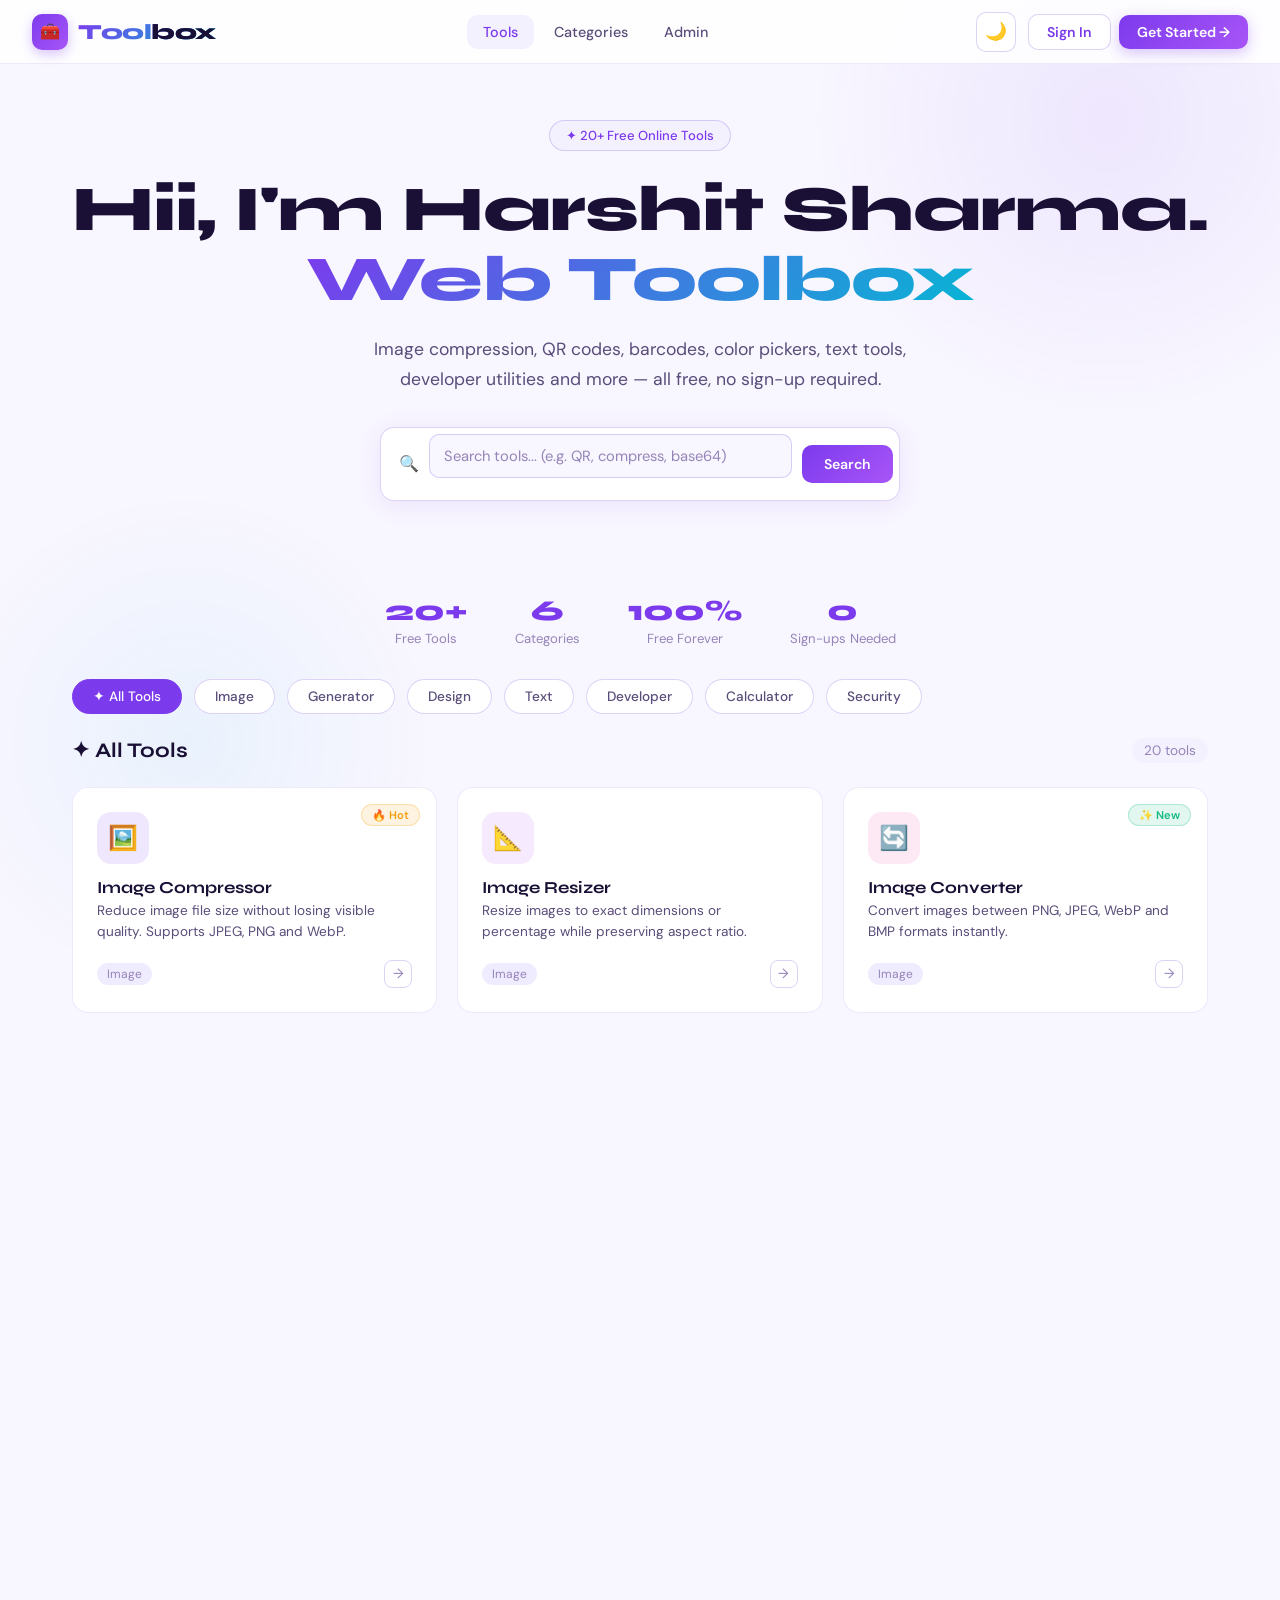
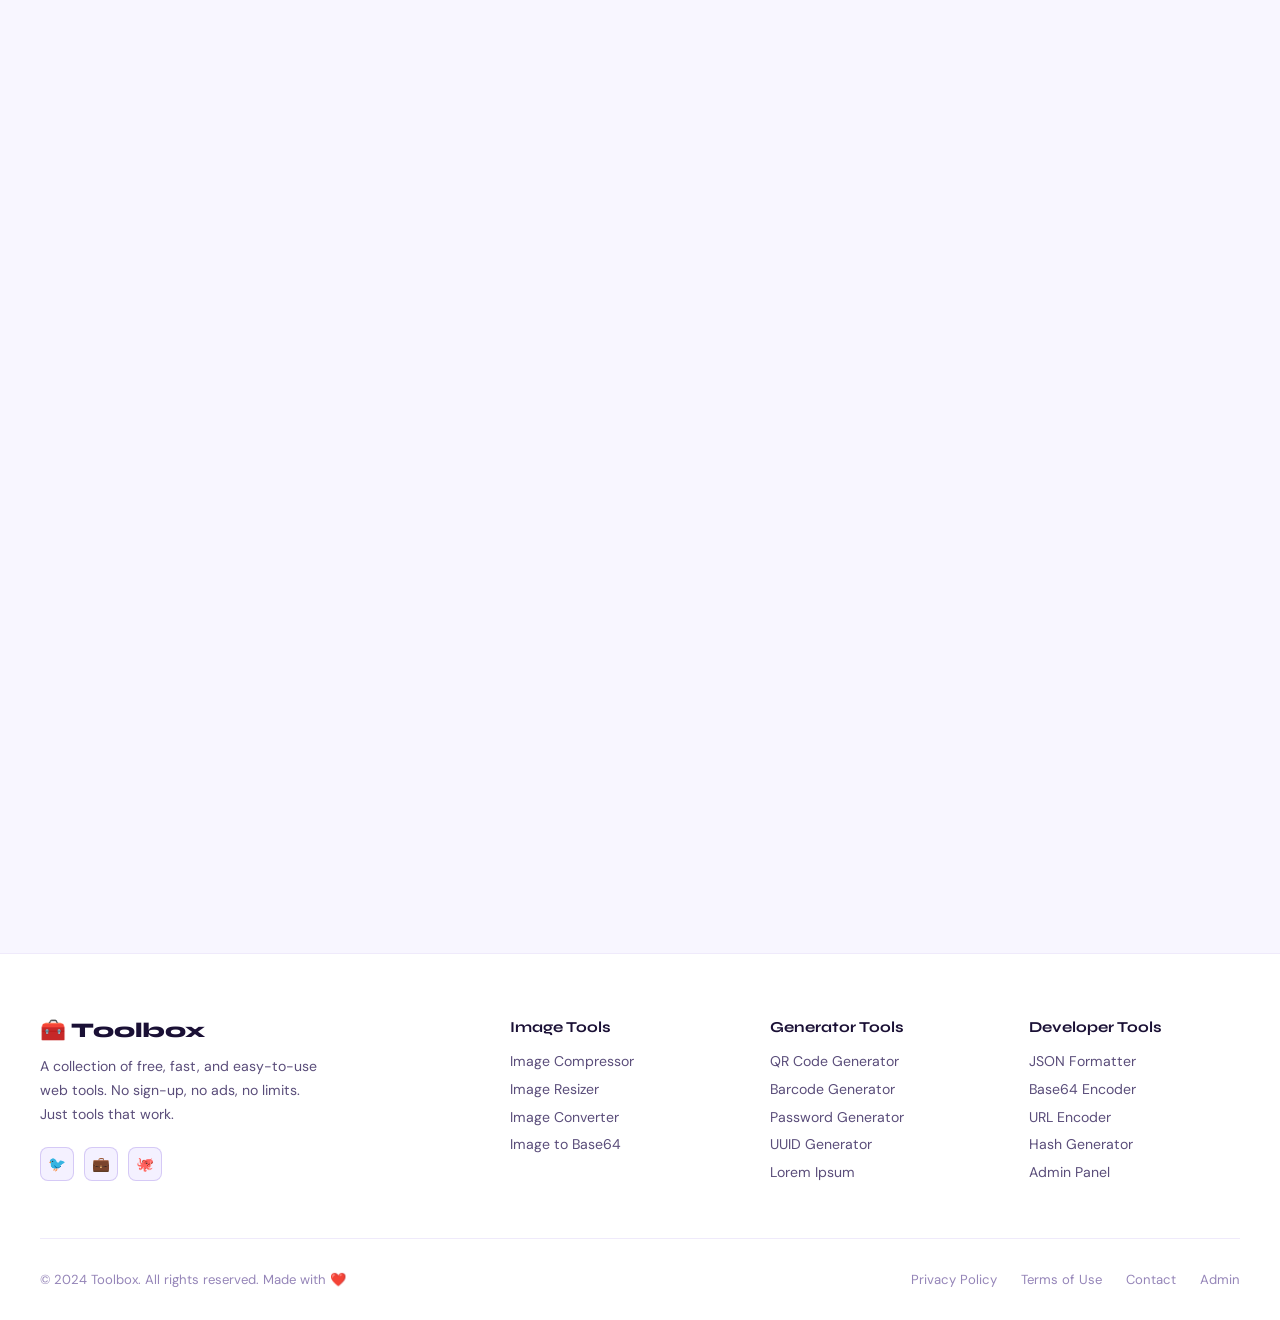
<file: index.html>
<!DOCTYPE html>
<html lang="en">
<head>
  <meta charset="UTF-8">
  <meta name="viewport" content="width=device-width, initial-scale=1.0">
  <title>Truebox — All Web Tools in One Place</title>
  <link rel="stylesheet" href="css/style.css">
  <script>
    // Apply theme immediately to avoid flash
    (function(){
      var t = localStorage.getItem('toolbox_theme') || 'light';
      document.documentElement.setAttribute('data-theme', t);
    })();
  </script>
</head>
<body>

  <!-- ===== NAVBAR ===== -->
  <nav class="navbar" id="navbar">
    <a href="index.html" class="nav-logo">
      <div class="logo-icon">🧰</div>
      <span>Tool<span style="-webkit-text-fill-color:var(--text)">box</span></span>
    </a>
    <div class="nav-links">
      <a href="#tools" class="nav-link active">Tools</a>
      <a href="#categories" class="nav-link">Categories</a>
      <a href="admin.html" class="nav-link">Admin</a>
    </div>
    <div class="nav-actions">
      <button class="theme-toggle" title="Toggle theme">🌙</button>
      <!-- Guest buttons -->
      <div id="guestNav" class="nav-guest">
        <a href="auth.html" class="btn-admin btn-signin">Sign In</a>
        <a href="auth.html" class="btn-admin">Get Started →</a>
      </div>
      <!-- Logged-in user menu -->
      <div id="userNav" class="nav-user">
        <div class="user-avatar" id="userAvatar" onclick="toggleUserMenu()" title="Account menu"></div>
        <div class="user-menu" id="userMenu">
          <div class="user-menu-header">
            <div class="user-menu-name" id="userMenuName"></div>
            <div class="user-menu-email" id="userMenuEmail"></div>
          </div>
          <a href="index.html" class="user-menu-item">🧰 My Tools</a>
          <a href="admin.html" class="user-menu-item">⚙️ Admin Panel</a>
          <a href="#" class="user-menu-item" onclick="logout();return false">🚪 Sign Out</a>
        </div>
      </div>
    </div>
  </nav>

  <!-- ===== HOME PAGE ===== -->
  <div id="homePage">

    <!-- HERO -->
    <section class="hero">
      <div class="hero-badge">✦ 20+ Free Online Tools</div>
      <h1>Hii, I'm Harshit Sharma.<br><span class="gradient-text">Web Toolbox</span></h1>
      <p>Image compression, QR codes, barcodes, color pickers, text tools, developer utilities and more — all free, no sign-up required.</p>
      <div class="hero-search">
        <span style="font-size:1rem;color:var(--text3)">🔍</span>
        <input type="text" id="searchInput" placeholder="Search tools... (e.g. QR, compress, base64)">
        <button class="search-btn">Search</button>
      </div>
    </section>

    <!-- STATS -->
    <div class="stats-bar">
      <div class="stat-item"><div class="num">20+</div><div class="lbl">Free Tools</div></div>
      <div class="stat-item"><div class="num">6</div><div class="lbl">Categories</div></div>
      <div class="stat-item"><div class="num">100%</div><div class="lbl">Free Forever</div></div>
      <div class="stat-item"><div class="num">0</div><div class="lbl">Sign-ups Needed</div></div>
    </div>

    <!-- FILTERS -->
    <div class="filters-wrap" id="filtersWrap"></div>

    <!-- TOOLS GRID -->
    <section class="tools-section" id="tools">
      <div class="section-header">
        <div class="section-title">✦ All Tools</div>
        <div class="tools-count" id="toolsCount">Loading...</div>
      </div>
      <div class="tools-grid" id="toolsGrid"></div>
    </section>

  </div>

  <!-- ===== TOOL PAGE ===== -->
  <div id="toolPage" class="hidden">
    <div class="tool-page-header">
      <button class="back-btn" onclick="goHome()">← Back to Tools</button>
      <div style="display:flex;align-items:center;gap:14px">
        <div id="toolPageIcon" style="font-size:2.5rem"></div>
        <div>
          <h1 class="tool-page-title" id="toolPageTitle"></h1>
          <p class="tool-page-desc" id="toolPageDesc"></p>
        </div>
      </div>
    </div>
    <div class="tool-container">
      <div id="toolContent"></div>
    </div>
  </div>

  <!-- ===== FOOTER ===== -->
  <footer class="footer" id="footer">
    <div class="footer-grid">
      <div class="footer-brand">
        <div class="logo">🧰 Toolbox</div>
        <p>A collection of free, fast, and easy-to-use web tools. No sign-up, no ads, no limits. Just tools that work.</p>
        <div style="display:flex;gap:10px;margin-top:1.25rem">
          <a href="#" style="width:34px;height:34px;border-radius:8px;background:var(--surface2);border:1px solid var(--border2);display:flex;align-items:center;justify-content:center;font-size:0.9rem;text-decoration:none">🐦</a>
          <a href="#" style="width:34px;height:34px;border-radius:8px;background:var(--surface2);border:1px solid var(--border2);display:flex;align-items:center;justify-content:center;font-size:0.9rem;text-decoration:none">💼</a>
          <a href="#" style="width:34px;height:34px;border-radius:8px;background:var(--surface2);border:1px solid var(--border2);display:flex;align-items:center;justify-content:center;font-size:0.9rem;text-decoration:none">🐙</a>
        </div>
      </div>
      <div class="footer-col">
        <h4>Image Tools</h4>
        <a href="#" onclick="openTool('img-compress');return false">Image Compressor</a>
        <a href="#" onclick="openTool('img-resize');return false">Image Resizer</a>
        <a href="#" onclick="openTool('img-convert');return false">Image Converter</a>
        <a href="#" onclick="openTool('img-bg-color');return false">Image to Base64</a>
      </div>
      <div class="footer-col">
        <h4>Generator Tools</h4>
        <a href="#" onclick="openTool('qr-gen');return false">QR Code Generator</a>
        <a href="#" onclick="openTool('barcode-gen');return false">Barcode Generator</a>
        <a href="#" onclick="openTool('password-gen');return false">Password Generator</a>
        <a href="#" onclick="openTool('uuid-gen');return false">UUID Generator</a>
        <a href="#" onclick="openTool('lorem-gen');return false">Lorem Ipsum</a>
      </div>
      <div class="footer-col">
        <h4>Developer Tools</h4>
        <a href="#" onclick="openTool('json-formatter');return false">JSON Formatter</a>
        <a href="#" onclick="openTool('base64');return false">Base64 Encoder</a>
        <a href="#" onclick="openTool('url-encode');return false">URL Encoder</a>
        <a href="#" onclick="openTool('hash-gen');return false">Hash Generator</a>
        <a href="admin.html">Admin Panel</a>
      </div>
    </div>
    <div class="footer-bottom">
      <p>© 2024 Toolbox. All rights reserved. Made with ❤️</p>
      <div class="footer-links">
        <a href="#">Privacy Policy</a>
        <a href="#">Terms of Use</a>
        <a href="#">Contact</a>
        <a href="admin.html">Admin</a>
      </div>
    </div>
  </footer>

  <!-- Toast container -->
  <div class="toast-container"></div>

  <script src="js/main.js"></script>
  <script>
    function initAuth() {
      const sess = JSON.parse(localStorage.getItem('toolbox_session') || sessionStorage.getItem('toolbox_session') || 'null');
      const guestNav = document.getElementById('guestNav');
      const userNav = document.getElementById('userNav');
      if (sess && sess.loggedIn) {
        guestNav.classList.add('nav-hidden');
        userNav.classList.add('nav-visible');
        const initials = sess.name.split(' ').map(w=>w[0]).join('').slice(0,2).toUpperCase();
        document.getElementById('userAvatar').textContent = initials;
        document.getElementById('userMenuName').textContent = sess.name;
        document.getElementById('userMenuEmail').textContent = sess.email;
      } else {
        guestNav.classList.remove('nav-hidden');
        userNav.classList.remove('nav-visible');
      }
    }
    function toggleUserMenu() {
      document.getElementById('userMenu').classList.toggle('open');
    }
    function logout() {
      localStorage.removeItem('toolbox_session');
      sessionStorage.removeItem('toolbox_session');
      showToast('Signed out successfully', 'info');
      setTimeout(() => { initAuth(); }, 300);
    }
    document.addEventListener('click', (e) => {
      const menu = document.getElementById('userMenu');
      const avatar = document.getElementById('userAvatar');
      if (menu && !menu.contains(e.target) && e.target !== avatar) menu.classList.remove('open');
    });
    initAuth();
  </script>
</body>
</html>
</file>
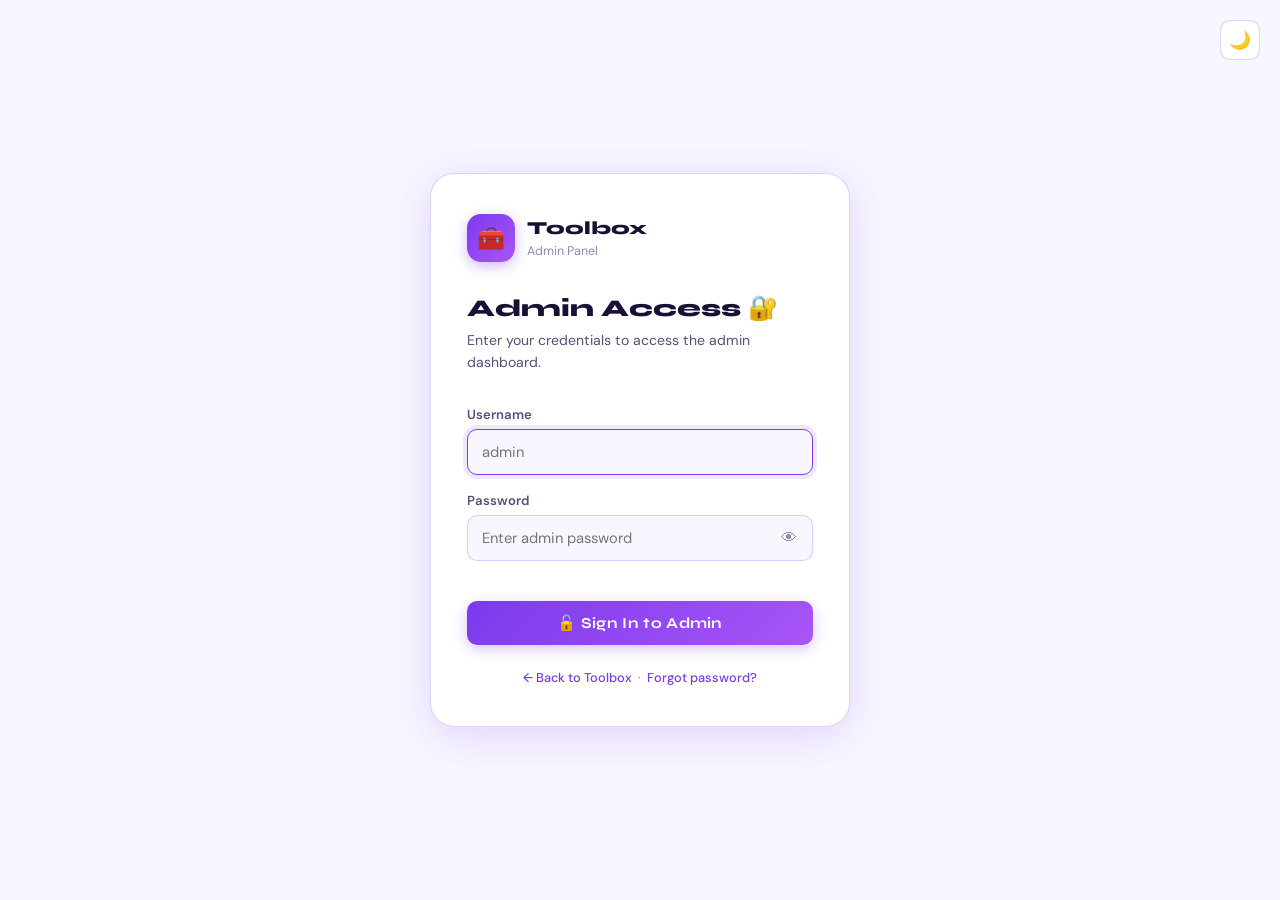
<file: admin.html>
<!DOCTYPE html>
<html lang="en">
<head>
  <meta charset="UTF-8">
  <meta name="viewport" content="width=device-width, initial-scale=1.0">
  <title>Admin Panel — Toolbox</title>
  <link rel="stylesheet" href="css/admin.css">
  <script>
    // Apply theme immediately — no flash
    (function(){
      var t = localStorage.getItem('toolbox_theme') || 'light';
      document.documentElement.setAttribute('data-theme', t);
    })();
  </script>
</head>
<body>

  <!-- ===== ADMIN LOGIN GATE ===== -->
  <div id="adminGate">

    <button class="gate-theme-btn" onclick="toggleGateTheme()">🌙</button>

    <!-- Normal login view -->
    <div class="gate-card" id="gateLoginCard">
      <div class="gate-logo">
        <div class="icon">🧰</div>
        <div class="gate-logo-text">
          <h2>Toolbox</h2>
          <span>Admin Panel</span>
        </div>
      </div>

      <h3 class="gate-heading">Admin Access 🔐</h3>
      <p class="gate-sub">Enter your credentials to access the admin dashboard.</p>

      <form onsubmit="attemptLogin(event)">
        <div class="gate-field">
          <label>Username</label>
          <div class="gate-input-wrap">
            <input type="text" id="gate-user" placeholder="admin" autocomplete="username" autofocus>
          </div>
          <div class="gate-error" id="gate-user-err">Please enter your username</div>
        </div>

        <div class="gate-field">
          <label>Password</label>
          <div class="gate-input-wrap">
            <input type="password" id="gate-pass" placeholder="Enter admin password" autocomplete="current-password">
            <button type="button" class="toggle-pass-btn" onclick="toggleGatePass()">👁</button>
          </div>
          <div class="gate-error" id="gate-pass-err">Incorrect password</div>
        </div>

        <div class="gate-attempts" id="gate-attempts"></div>

        <button type="submit" class="gate-btn" id="gate-submit-btn">🔓 Sign In to Admin</button>
      </form>

      <div class="gate-footer">
        <a href="index.html">← Back to Toolbox</a>
        &nbsp;·&nbsp;
        <a href="#" onclick="showGateHint();return false">Forgot password?</a>
      </div>
    </div>

    <!-- Lockout view -->
    <div class="gate-card" id="gateLockoutCard" style="display:none">
      <div class="gate-lockout">
        <span class="lock-icon">🔒</span>
        <h3>Too Many Failed Attempts</h3>
        <p>You've been temporarily locked out for security reasons. Please wait before trying again.</p>
        <div class="gate-countdown" id="gate-countdown">30</div>
        <p style="font-size:0.8rem;color:var(--text3)">seconds remaining</p>
      </div>
      <div class="gate-footer" style="margin-top:1.5rem">
        <a href="index.html">← Back to Toolbox</a>
      </div>
    </div>

  </div>

  <!-- ===== ADMIN PANEL (hidden until authed) ===== -->
  <div id="adminPanel" style="display:none;width:100%;min-height:100vh;display:none">

    <!-- SIDEBAR -->
    <aside class="sidebar" id="sidebar">
      <div class="sidebar-logo">
        <div class="icon">🧰</div>
        <div>
          <h1>Toolbox</h1>
          <span>Admin Panel</span>
        </div>
      </div>

      <nav class="sidebar-nav">
        <div class="nav-section">
          <div class="nav-section-label">Main</div>
          <div class="nav-item active" data-page="dashboard">
            <span class="ni-icon">📊</span> Dashboard
          </div>
          <div class="nav-item" data-page="tools">
            <span class="ni-icon">🧰</span> Manage Tools
            <span class="nav-badge" id="enabledBadge">20</span>
          </div>
          <div class="nav-item" data-page="settings">
            <span class="ni-icon">⚙️</span> Settings
          </div>
        </div>

        <div class="nav-section">
          <div class="nav-section-label">Categories</div>
          <div class="nav-item" onclick="showAdminPage('tools');categoryFilter='Image';renderPage()">
            <span class="ni-icon">🖼️</span> Image Tools
          </div>
          <div class="nav-item" onclick="showAdminPage('tools');categoryFilter='Generator';renderPage()">
            <span class="ni-icon">⬛</span> Generators
          </div>
          <div class="nav-item" onclick="showAdminPage('tools');categoryFilter='Developer';renderPage()">
            <span class="ni-icon">💻</span> Developer
          </div>
          <div class="nav-item" onclick="showAdminPage('tools');categoryFilter='Design';renderPage()">
            <span class="ni-icon">🎨</span> Design
          </div>
          <div class="nav-item" onclick="showAdminPage('tools');categoryFilter='Text';renderPage()">
            <span class="ni-icon">📝</span> Text Tools
          </div>
        </div>

        <div class="nav-section">
          <div class="nav-section-label">Quick Actions</div>
          <div class="nav-item" onclick="enableAll()">
            <span class="ni-icon">✅</span> Enable All Tools
          </div>
          <div class="nav-item" onclick="disableAll()">
            <span class="ni-icon">⏸️</span> Disable All Tools
          </div>
          <div class="nav-item" onclick="exportConfig()">
            <span class="ni-icon">📤</span> Export Config
          </div>
        </div>
      </nav>

      <div class="sidebar-footer">
        <a href="index.html">
          <span>🌐</span> View Live Site
        </a>
        <a href="#" onclick="adminLogout()">
          <span>🚪</span> Log Out
        </a>
      </div>
    </aside>

    <!-- MAIN -->
    <main class="admin-main">

      <!-- TOPBAR -->
      <div class="admin-topbar">
        <div style="display:flex;align-items:center;gap:12px">
          <button class="theme-toggle" id="menuToggle" style="display:none" onclick="document.getElementById('sidebar').classList.toggle('open')">☰</button>
          <h2 id="pageTitle">Dashboard</h2>
        </div>
        <div class="topbar-actions">
          <button class="theme-toggle" onclick="toggleAdminTheme()">🌙</button>
          <div class="admin-session-info">
            <div class="admin-session-avatar" id="topbarAvatar">A</div>
            <span id="topbarUsername" style="font-weight:600"></span>
          </div>
          <a href="index.html" class="btn btn-primary btn-sm">🌐 View Site</a>
          <button class="admin-logout-btn" onclick="adminLogout()">🚪 Logout</button>
        </div>
      </div>

      <!-- CONTENT -->
      <div class="admin-content" id="adminContent"></div>

    </main>

  </div>

  <!-- Toast -->
  <div class="toast-container"></div>

  <script src="js/admin.js"></script>
  <script>
    /* ============================================================
       ADMIN GATE — Authentication Logic
       Default credentials: admin / admin123
       Change via Settings page or directly in localStorage
    ============================================================ */

    const MAX_ATTEMPTS = 5;
    const LOCKOUT_SECONDS = 30;
    const SESSION_KEY = 'toolbox_admin_session';
    const CREDS_KEY   = 'toolbox_admin_creds';

    // Default credentials (stored as btoa — change in Settings)
    function getAdminCreds() {
      const stored = localStorage.getItem(CREDS_KEY);
      if (stored) return JSON.parse(stored);
      return { username: btoa('admin'), password: btoa('admin123') };
    }

    // Attempt tracking (stored in sessionStorage so resets on browser close)
    function getAttempts() { return parseInt(sessionStorage.getItem('gate_attempts') || '0'); }
    function incAttempts()  { sessionStorage.setItem('gate_attempts', getAttempts() + 1); }
    function resetAttempts(){ sessionStorage.removeItem('gate_attempts'); }
    function getLockoutEnd(){ return parseInt(sessionStorage.getItem('gate_lockout') || '0'); }
    function setLockout()   { sessionStorage.setItem('gate_lockout', Date.now() + LOCKOUT_SECONDS * 1000); }

    // Check existing session
    function getAdminSession() {
      return JSON.parse(sessionStorage.getItem(SESSION_KEY) || localStorage.getItem(SESSION_KEY) || 'null');
    }
    function setAdminSession(username, remember) {
      const data = JSON.stringify({ username, loggedIn: true, at: Date.now() });
      if (remember) localStorage.setItem(SESSION_KEY, data);
      else sessionStorage.setItem(SESSION_KEY, data);
    }
    function clearAdminSession() {
      sessionStorage.removeItem(SESSION_KEY);
      localStorage.removeItem(SESSION_KEY);
    }

    // ===== GATE THEME =====
    function toggleGateTheme() {
      const curr = document.documentElement.getAttribute('data-theme');
      const next = curr === 'dark' ? 'light' : 'dark';
      document.documentElement.setAttribute('data-theme', next);
      localStorage.setItem('toolbox_theme', next);
      document.querySelectorAll('.gate-theme-btn, .theme-toggle').forEach(b => b.textContent = next === 'dark' ? '☀️' : '🌙');
    }
    function toggleAdminTheme() {
      const curr = document.documentElement.getAttribute('data-theme');
      const next = curr === 'dark' ? 'light' : 'dark';
      document.documentElement.setAttribute('data-theme', next);
      localStorage.setItem('toolbox_theme', next);
      document.querySelectorAll('.theme-toggle, .gate-theme-btn').forEach(b => b.textContent = next === 'dark' ? '☀️' : '🌙');
    }

    // Set initial icon
    (function(){
      const t = localStorage.getItem('toolbox_theme') || 'light';
      document.querySelectorAll('.gate-theme-btn, .theme-toggle').forEach(b => b.textContent = t === 'dark' ? '☀️' : '🌙');
    })();

    // ===== TOGGLE PASSWORD =====
    function toggleGatePass() {
      const inp = document.getElementById('gate-pass');
      const btn = document.querySelector('.toggle-pass-btn');
      if (inp.type === 'password') { inp.type = 'text'; btn.textContent = '🙈'; }
      else { inp.type = 'password'; btn.textContent = '👁'; }
    }

    // ===== LOGIN ATTEMPT =====
    function attemptLogin(e) {
      e.preventDefault();
      // Clear previous errors
      document.getElementById('gate-user-err').classList.remove('show');
      document.getElementById('gate-pass-err').classList.remove('show');

      // Check lockout
      if (Date.now() < getLockoutEnd()) { startLockoutTimer(); return; }

      const username = document.getElementById('gate-user').value.trim();
      const password = document.getElementById('gate-pass').value;

      if (!username) { document.getElementById('gate-user-err').classList.add('show'); return; }
      if (!password) {
        document.getElementById('gate-pass-err').textContent = 'Please enter your password';
        document.getElementById('gate-pass-err').classList.add('show'); return;
      }

      const creds = getAdminCreds();
      const validUser = atob(creds.username);
      const validPass = atob(creds.password);

      if (username === validUser && password === validPass) {
        // SUCCESS
        resetAttempts();
        setAdminSession(username, true);
        unlockPanel(username);
      } else {
        // FAIL
        incAttempts();
        const attempts = getAttempts();
        const remaining = MAX_ATTEMPTS - attempts;

        // Shake input
        const passInput = document.getElementById('gate-pass');
        passInput.classList.add('shake');
        setTimeout(() => passInput.classList.remove('shake'), 400);
        passInput.value = '';
        passInput.focus();

        document.getElementById('gate-pass-err').textContent = 'Incorrect username or password';
        document.getElementById('gate-pass-err').classList.add('show');

        if (remaining > 0) {
          document.getElementById('gate-attempts').textContent =
            `⚠️ ${remaining} attempt${remaining === 1 ? '' : 's'} remaining before lockout`;
        }

        if (attempts >= MAX_ATTEMPTS) {
          setLockout();
          setTimeout(() => startLockoutTimer(), 300);
        }
      }
    }

    // ===== LOCKOUT TIMER =====
    function startLockoutTimer() {
      document.getElementById('gateLoginCard').style.display = 'none';
      document.getElementById('gateLockoutCard').style.display = 'block';

      function tick() {
        const remaining = Math.max(0, Math.ceil((getLockoutEnd() - Date.now()) / 1000));
        document.getElementById('gate-countdown').textContent = remaining;
        if (remaining <= 0) {
          resetAttempts();
          sessionStorage.removeItem('gate_lockout');
          document.getElementById('gateLockoutCard').style.display = 'none';
          document.getElementById('gateLoginCard').style.display = 'block';
          document.getElementById('gate-attempts').textContent = '';
          document.getElementById('gate-user').focus();
        } else {
          setTimeout(tick, 1000);
        }
      }
      tick();
    }

    // ===== UNLOCK PANEL =====
    function unlockPanel(username) {
      const gate = document.getElementById('adminGate');
      const panel = document.getElementById('adminPanel');
      gate.classList.add('hide');
      setTimeout(() => { gate.style.display = 'none'; }, 400);
      panel.style.display = 'flex';

      // Set topbar info
      const initials = username.slice(0, 2).toUpperCase();
      document.getElementById('topbarAvatar').textContent = initials;
      document.getElementById('topbarUsername').textContent = username;

      // Init admin panel
      initAdminTheme();
      renderPage();
      updateBadge();
      if (window.innerWidth < 900) document.getElementById('menuToggle').style.display = 'flex';

      toast('Welcome back, ' + username + ' 👋', 'success');
    }

    // ===== LOGOUT =====
    function adminLogout() {
      if (!confirm('Sign out of admin panel?')) return;
      clearAdminSession();
      const gate = document.getElementById('adminGate');
      const panel = document.getElementById('adminPanel');
      panel.style.display = 'none';
      gate.style.display = 'flex';
      gate.classList.remove('hide');
      document.getElementById('gate-pass').value = '';
      document.getElementById('gate-user').value = '';
      document.getElementById('gate-attempts').textContent = '';
      document.getElementById('gate-user-err').classList.remove('show');
      document.getElementById('gate-pass-err').classList.remove('show');
      toast('Signed out of admin panel', 'info');
      setTimeout(() => document.getElementById('gate-user').focus(), 100);
    }

    // ===== HINT =====
    function showGateHint() {
      const creds = getAdminCreds();
      toast('Default: username = admin, password = admin123', 'info');
    }

    // ===== UPDATE BADGE =====
    function updateBadge() {
      const en = Object.values(getEnabled()).filter(Boolean).length;
      const b = document.getElementById('enabledBadge');
      if (b) b.textContent = en;
    }

    // Wrap saveEnabled to auto-update badge
    const _origSave = saveEnabled;
    window.saveEnabled = function(s) { _origSave(s); updateBadge(); };

    // ===== EXPOSE changeAdminPassword for Settings page =====
    window.changeAdminPassword = function(username, password) {
      localStorage.setItem(CREDS_KEY, JSON.stringify({ username: btoa(username), password: btoa(password) }));
    };
    window.getCurrentAdminUsername = function() {
      return atob(getAdminCreds().username);
    };

    // ===== BOOT =====
    (function boot() {
      // Check lockout first
      if (Date.now() < getLockoutEnd()) {
        document.getElementById('gateLoginCard').style.display = 'none';
        document.getElementById('gateLockoutCard').style.display = 'block';
        startLockoutTimer();
        return;
      }
      // Check existing session
      const sess = getAdminSession();
      if (sess && sess.loggedIn) {
        unlockPanel(sess.username);
      } else {
        // Stay on gate, focus username field
        setTimeout(() => document.getElementById('gate-user').focus(), 100);
      }
    })();
  </script>
</body>
</html>
</file>
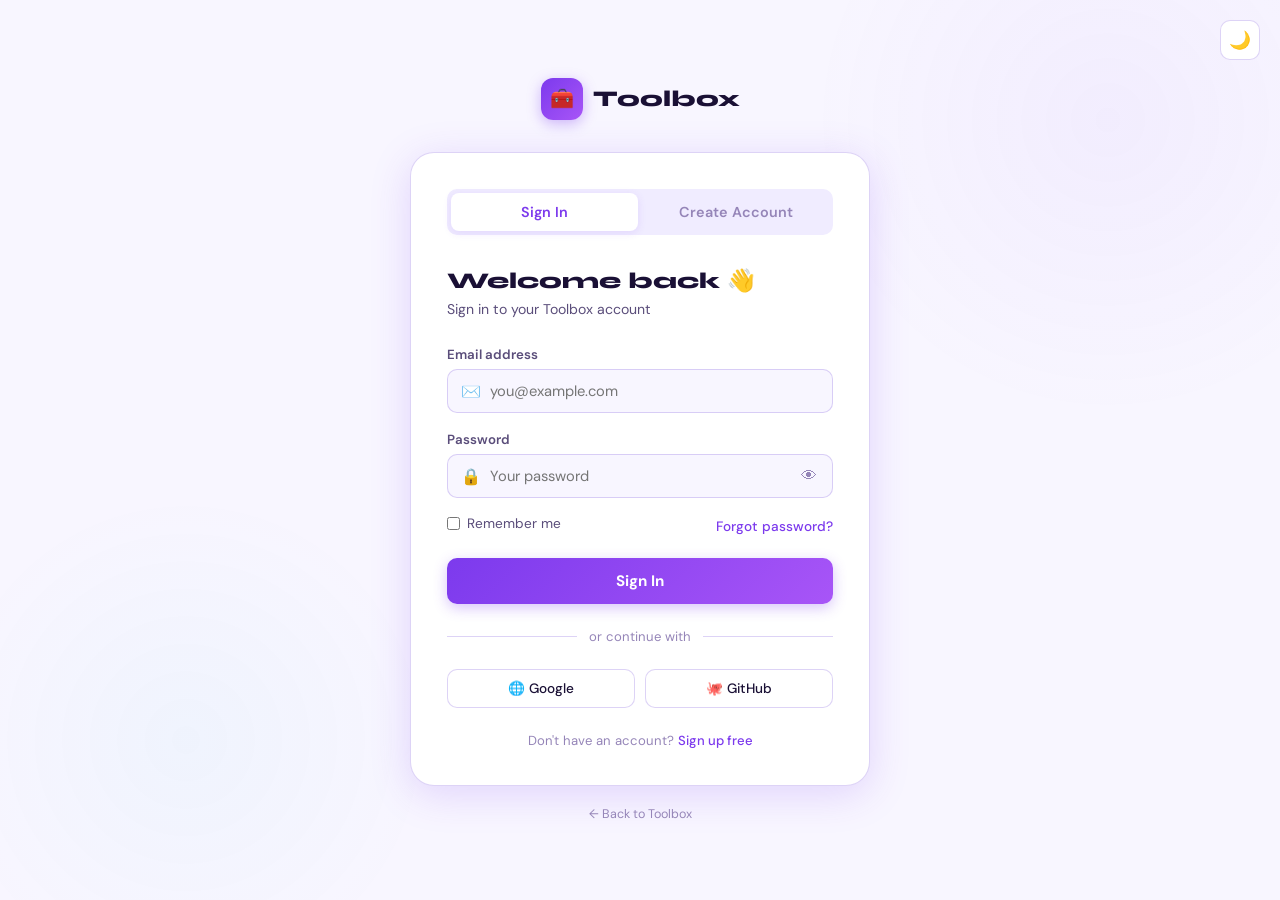
<file: auth.html>
<!DOCTYPE html>
<html lang="en">
<head>
  <meta charset="UTF-8">
  <meta name="viewport" content="width=device-width, initial-scale=1.0">
  <title>Login / Sign Up — Toolbox</title>
  <link rel="stylesheet" href="css/style.css">
  <style>
    body { display: flex; align-items: center; justify-content: center; min-height: 100vh; padding: 1rem; }
    body::before, body::after { opacity: 0.6; }

    .auth-wrap {
      width: 100%;
      max-width: 460px;
      animation: fadeUp 0.6s ease both;
      position: relative;
      z-index: 1;
    }

    .auth-logo {
      text-align: center;
      margin-bottom: 2rem;
    }
    .auth-logo a {
      display: inline-flex;
      align-items: center;
      gap: 10px;
      text-decoration: none;
      font-family: var(--font-display);
      font-size: 1.4rem;
      font-weight: 800;
      color: var(--text);
    }
    .auth-logo .logo-icon {
      width: 42px; height: 42px;
      background: linear-gradient(135deg, var(--accent), var(--accent2));
      border-radius: 12px;
      display: flex; align-items: center; justify-content: center;
      font-size: 1.2rem;
      box-shadow: 0 4px 14px rgba(124,58,237,0.35);
    }

    .auth-card {
      background: var(--surface);
      border: 1px solid var(--border2);
      border-radius: var(--radius-lg);
      padding: 2.25rem;
      box-shadow: var(--shadow2);
    }

    .auth-tabs {
      display: flex;
      background: var(--bg3);
      border-radius: var(--radius-sm);
      padding: 4px;
      margin-bottom: 2rem;
      gap: 4px;
    }
    .auth-tab {
      flex: 1;
      padding: 10px;
      border: none;
      border-radius: 8px;
      background: transparent;
      font-family: var(--font-body);
      font-size: 0.9rem;
      font-weight: 600;
      color: var(--text3);
      cursor: pointer;
      transition: var(--transition);
    }
    .auth-tab.active {
      background: var(--surface);
      color: var(--accent);
      box-shadow: 0 2px 8px rgba(124,58,237,0.12);
    }

    .auth-form { display: none; }
    .auth-form.active { display: block; animation: fadeUp 0.3s ease both; }

    .auth-form h2 {
      font-family: var(--font-display);
      font-size: 1.4rem;
      font-weight: 800;
      margin-bottom: 0.4rem;
    }
    .auth-form .subtitle {
      font-size: 0.88rem;
      color: var(--text2);
      margin-bottom: 1.75rem;
    }

    .form-group {
      margin-bottom: 1.1rem;
    }
    .form-group label {
      display: block;
      font-size: 0.83rem;
      font-weight: 600;
      color: var(--text2);
      margin-bottom: 6px;
    }
    .input-wrap {
      position: relative;
    }
    .input-wrap .input-icon {
      position: absolute;
      left: 14px;
      top: 50%;
      transform: translateY(-50%);
      font-size: 1rem;
      pointer-events: none;
    }
    .input-wrap input {
      width: 100%;
      padding: 11px 14px 11px 42px;
      border-radius: var(--radius-sm);
      border: 1.5px solid var(--border2);
      background: var(--bg);
      color: var(--text);
      font-family: var(--font-body);
      font-size: 0.92rem;
      outline: none;
      transition: var(--transition);
      margin-bottom: 0;
    }
    .input-wrap input:focus {
      border-color: var(--accent);
      box-shadow: 0 0 0 4px rgba(124,58,237,0.1);
    }
    .input-wrap .toggle-pass {
      position: absolute;
      right: 12px;
      top: 50%;
      transform: translateY(-50%);
      background: none;
      border: none;
      cursor: pointer;
      font-size: 1rem;
      color: var(--text3);
      padding: 4px;
    }
    .input-error {
      font-size: 0.78rem;
      color: var(--red);
      margin-top: 5px;
      display: none;
    }
    .input-error.show { display: block; }

    .password-strength {
      margin-top: 6px;
      display: none;
    }
    .password-strength.show { display: block; }
    .strength-bar {
      height: 4px;
      border-radius: 99px;
      background: var(--border2);
      overflow: hidden;
      margin-bottom: 4px;
    }
    .strength-fill {
      height: 100%;
      border-radius: 99px;
      transition: width 0.3s, background 0.3s;
    }
    .strength-label { font-size: 0.75rem; }

    .form-row {
      display: flex;
      align-items: center;
      justify-content: space-between;
      margin-bottom: 1.25rem;
      flex-wrap: wrap;
      gap: 0.5rem;
    }
    .form-row label {
      display: flex;
      align-items: center;
      gap: 7px;
      font-size: 0.85rem;
      color: var(--text2);
      cursor: pointer;
      font-weight: 400;
    }
    .form-row a {
      font-size: 0.85rem;
      color: var(--accent);
      text-decoration: none;
      font-weight: 500;
    }
    .form-row a:hover { text-decoration: underline; }

    .btn-auth {
      width: 100%;
      padding: 13px;
      border-radius: var(--radius-sm);
      background: linear-gradient(135deg, var(--accent), var(--accent2));
      color: #fff;
      border: none;
      font-family: var(--font-body);
      font-size: 0.95rem;
      font-weight: 700;
      cursor: pointer;
      transition: var(--transition);
      box-shadow: 0 4px 14px rgba(124,58,237,0.3);
      position: relative;
      overflow: hidden;
    }
    .btn-auth::after {
      content: '';
      position: absolute;
      inset: 0;
      background: rgba(255,255,255,0);
      transition: background 0.2s;
    }
    .btn-auth:hover { transform: translateY(-2px); box-shadow: 0 6px 20px rgba(124,58,237,0.4); }
    .btn-auth:hover::after { background: rgba(255,255,255,0.08); }
    .btn-auth:active { transform: scale(0.98); }
    .btn-auth.loading { pointer-events: none; opacity: 0.8; }

    .divider {
      display: flex;
      align-items: center;
      gap: 12px;
      margin: 1.5rem 0;
      color: var(--text3);
      font-size: 0.82rem;
    }
    .divider::before, .divider::after {
      content: '';
      flex: 1;
      height: 1px;
      background: var(--border2);
    }

    .social-btns { display: flex; gap: 10px; }
    .btn-social {
      flex: 1;
      padding: 10px;
      border-radius: var(--radius-sm);
      border: 1.5px solid var(--border2);
      background: var(--surface);
      font-family: var(--font-body);
      font-size: 0.85rem;
      font-weight: 500;
      color: var(--text);
      cursor: pointer;
      display: flex;
      align-items: center;
      justify-content: center;
      gap: 8px;
      transition: var(--transition);
    }
    .btn-social:hover { background: var(--surface2); border-color: var(--accent); }

    .auth-footer-note {
      text-align: center;
      margin-top: 1.5rem;
      font-size: 0.82rem;
      color: var(--text3);
    }
    .auth-footer-note a { color: var(--accent); text-decoration: none; font-weight: 500; }
    .auth-footer-note a:hover { text-decoration: underline; }

    .success-screen {
      display: none;
      text-align: center;
      padding: 1rem 0;
      animation: fadeUp 0.4s ease both;
    }
    .success-screen.show { display: block; }
    .success-icon {
      width: 72px; height: 72px;
      background: rgba(16,185,129,0.12);
      border-radius: 50%;
      display: flex; align-items: center; justify-content: center;
      font-size: 2rem;
      margin: 0 auto 1.25rem;
      border: 2px solid rgba(16,185,129,0.25);
    }
    .success-screen h3 { font-family: var(--font-display); font-size: 1.3rem; font-weight: 800; margin-bottom: 0.5rem; }
    .success-screen p { font-size: 0.9rem; color: var(--text2); margin-bottom: 1.5rem; }

    .theme-btn-fixed {
      position: fixed;
      top: 1.25rem;
      right: 1.25rem;
      z-index: 100;
      width: 40px; height: 40px;
      border-radius: 10px;
      border: 1px solid var(--border2);
      background: var(--surface);
      cursor: pointer;
      display: flex; align-items: center; justify-content: center;
      font-size: 1.1rem;
      transition: var(--transition);
    }
    .theme-btn-fixed:hover { transform: rotate(20deg); }

    @keyframes fadeUp { from { opacity:0; transform:translateY(20px); } to { opacity:1; transform:none; } }
    @keyframes checkmark { to { stroke-dashoffset: 0; } }
  </style>
</head>
<body>

  <button class="theme-btn-fixed theme-toggle">🌙</button>

  <div class="auth-wrap">
    <div class="auth-logo">
      <a href="index.html">
        <div class="logo-icon">🧰</div>
        Toolbox
      </a>
    </div>

    <div class="auth-card">
      <!-- TABS -->
      <div class="auth-tabs">
        <button class="auth-tab active" onclick="switchTab('login')">Sign In</button>
        <button class="auth-tab" onclick="switchTab('signup')">Create Account</button>
      </div>

      <!-- SUCCESS SCREEN -->
      <div class="success-screen" id="successScreen">
        <div class="success-icon">✅</div>
        <h3 id="successTitle">Welcome back!</h3>
        <p id="successMsg">You've been signed in successfully.</p>
        <a href="index.html" class="btn-auth" style="display:inline-block;text-decoration:none;padding:12px 32px;border-radius:var(--radius-sm);width:auto">Go to Toolbox →</a>
      </div>

      <!-- LOGIN FORM -->
      <form class="auth-form active" id="loginForm" onsubmit="handleLogin(event)">
        <h2>Welcome back 👋</h2>
        <p class="subtitle">Sign in to your Toolbox account</p>

        <div class="form-group">
          <label>Email address</label>
          <div class="input-wrap">
            <span class="input-icon">✉️</span>
            <input type="email" id="login-email" placeholder="you@example.com" autocomplete="email">
          </div>
          <div class="input-error" id="login-email-err">Please enter a valid email</div>
        </div>

        <div class="form-group">
          <label>Password</label>
          <div class="input-wrap">
            <span class="input-icon">🔒</span>
            <input type="password" id="login-pass" placeholder="Your password" autocomplete="current-password">
            <button type="button" class="toggle-pass" onclick="togglePass('login-pass', this)">👁</button>
          </div>
          <div class="input-error" id="login-pass-err">Incorrect password</div>
        </div>

        <div class="form-row">
          <label><input type="checkbox" id="remember"> Remember me</label>
          <a href="#" onclick="showForgot();return false">Forgot password?</a>
        </div>

        <button type="submit" class="btn-auth" id="loginBtn">Sign In</button>

        <div class="divider">or continue with</div>
        <div class="social-btns">
          <button type="button" class="btn-social" onclick="socialLogin('Google')">🌐 Google</button>
          <button type="button" class="btn-social" onclick="socialLogin('GitHub')">🐙 GitHub</button>
        </div>

        <p class="auth-footer-note">Don't have an account? <a href="#" onclick="switchTab('signup');return false">Sign up free</a></p>
      </form>

      <!-- SIGNUP FORM -->
      <form class="auth-form" id="signupForm" onsubmit="handleSignup(event)">
        <h2>Create account ✨</h2>
        <p class="subtitle">Join Toolbox — it's completely free</p>

        <div class="form-group">
          <label>Full name</label>
          <div class="input-wrap">
            <span class="input-icon">👤</span>
            <input type="text" id="signup-name" placeholder="Your full name" autocomplete="name">
          </div>
          <div class="input-error" id="signup-name-err">Please enter your name</div>
        </div>

        <div class="form-group">
          <label>Email address</label>
          <div class="input-wrap">
            <span class="input-icon">✉️</span>
            <input type="email" id="signup-email" placeholder="you@example.com" autocomplete="email">
          </div>
          <div class="input-error" id="signup-email-err">Please enter a valid email</div>
        </div>

        <div class="form-group">
          <label>Password</label>
          <div class="input-wrap">
            <span class="input-icon">🔒</span>
            <input type="password" id="signup-pass" placeholder="Min. 8 characters" autocomplete="new-password" oninput="checkStrength(this.value)">
            <button type="button" class="toggle-pass" onclick="togglePass('signup-pass', this)">👁</button>
          </div>
          <div class="password-strength" id="strengthMeter">
            <div class="strength-bar"><div class="strength-fill" id="strengthFill"></div></div>
            <span class="strength-label" id="strengthLabel"></span>
          </div>
          <div class="input-error" id="signup-pass-err">Password must be at least 8 characters</div>
        </div>

        <div class="form-group">
          <label>Confirm password</label>
          <div class="input-wrap">
            <span class="input-icon">🔑</span>
            <input type="password" id="signup-pass2" placeholder="Repeat your password" autocomplete="new-password">
            <button type="button" class="toggle-pass" onclick="togglePass('signup-pass2', this)">👁</button>
          </div>
          <div class="input-error" id="signup-pass2-err">Passwords do not match</div>
        </div>

        <div class="form-row">
          <label><input type="checkbox" id="terms"> I agree to the <a href="#">Terms</a> & <a href="#">Privacy Policy</a></label>
        </div>
        <div class="input-error" id="terms-err" style="margin-top:-0.75rem;margin-bottom:1rem">Please accept the terms</div>

        <button type="submit" class="btn-auth" id="signupBtn">Create Free Account</button>

        <div class="divider">or sign up with</div>
        <div class="social-btns">
          <button type="button" class="btn-social" onclick="socialLogin('Google')">🌐 Google</button>
          <button type="button" class="btn-social" onclick="socialLogin('GitHub')">🐙 GitHub</button>
        </div>

        <p class="auth-footer-note">Already have an account? <a href="#" onclick="switchTab('login');return false">Sign in</a></p>
      </form>
    </div>

    <p style="text-align:center;font-size:0.78rem;color:var(--text3);margin-top:1.25rem">
      <a href="index.html" style="color:var(--text3);text-decoration:none">← Back to Toolbox</a>
    </p>
  </div>

  <div class="toast-container"></div>

  <script>
    // ===== THEME =====
    (function(){const t=localStorage.getItem('toolbox_theme')||'light';document.documentElement.setAttribute('data-theme',t);document.querySelectorAll('.theme-toggle').forEach(b=>b.textContent=t==='dark'?'☀️':'🌙')})();
    document.querySelectorAll('.theme-toggle').forEach(b=>b.addEventListener('click',()=>{const c=document.documentElement.getAttribute('data-theme'),n=c==='dark'?'light':'dark';document.documentElement.setAttribute('data-theme',n);localStorage.setItem('toolbox_theme',n);document.querySelectorAll('.theme-toggle').forEach(x=>x.textContent=n==='dark'?'☀️':'🌙')}));

    // ===== TABS =====
    function switchTab(tab) {
      document.querySelectorAll('.auth-tab').forEach((t,i)=>t.classList.toggle('active',(tab==='login'&&i===0)||(tab==='signup'&&i===1)));
      document.getElementById('loginForm').classList.toggle('active', tab==='login');
      document.getElementById('signupForm').classList.toggle('active', tab==='signup');
    }

    // ===== TOGGLE PASSWORD =====
    function togglePass(id, btn) {
      const inp = document.getElementById(id);
      const isPass = inp.type === 'password';
      inp.type = isPass ? 'text' : 'password';
      btn.textContent = isPass ? '🙈' : '👁';
    }

    // ===== PASSWORD STRENGTH =====
    function checkStrength(val) {
      const meter = document.getElementById('strengthMeter');
      const fill = document.getElementById('strengthFill');
      const label = document.getElementById('strengthLabel');
      if (!val) { meter.classList.remove('show'); return; }
      meter.classList.add('show');
      let score = 0;
      if (val.length >= 8) score++;
      if (val.length >= 12) score++;
      if (/[A-Z]/.test(val)) score++;
      if (/[0-9]/.test(val)) score++;
      if (/[^A-Za-z0-9]/.test(val)) score++;
      const levels = [{w:'20%',c:'var(--red)',l:'Weak'},{w:'40%',c:'var(--red)',l:'Fair'},{w:'60%',c:'var(--accent4)',l:'Good'},{w:'80%',c:'var(--accent3)',l:'Strong'},{w:'100%',c:'var(--green)',l:'Very Strong'}];
      const lvl = levels[Math.min(score, 4)];
      fill.style.width = lvl.w; fill.style.background = lvl.c;
      label.textContent = lvl.l; label.style.color = lvl.c;
    }

    // ===== TOAST =====
    function showToast(msg, type='info') {
      let c=document.querySelector('.toast-container');
      const icons={success:'✅',error:'❌',info:'ℹ️'};
      const t=document.createElement('div');t.className=`toast ${type}`;t.innerHTML=`<span>${icons[type]}</span><span>${msg}</span>`;c.appendChild(t);
      setTimeout(()=>{t.style.animation='toastOut 0.3s ease forwards';setTimeout(()=>t.remove(),300)},2800);
    }

    // ===== VALIDATION =====
    function showErr(id, show) { document.getElementById(id).classList.toggle('show', show); }
    function clearErrors() { document.querySelectorAll('.input-error').forEach(e=>e.classList.remove('show')); }

    // ===== LOGIN =====
    function handleLogin(e) {
      e.preventDefault(); clearErrors();
      const email = document.getElementById('login-email').value.trim();
      const pass = document.getElementById('login-pass').value;
      let valid = true;
      if (!email || !/^[^\s@]+@[^\s@]+\.[^\s@]+$/.test(email)) { showErr('login-email-err', true); valid = false; }
      if (!pass) { showErr('login-pass-err', true); valid = false; }
      if (!valid) return;

      // Check stored users
      const users = JSON.parse(localStorage.getItem('toolbox_users') || '[]');
      const user = users.find(u => u.email === email);
      if (!user || user.password !== btoa(pass)) {
        showErr('login-pass-err', true);
        document.getElementById('login-pass-err').textContent = 'Invalid email or password';
        showToast('Invalid credentials', 'error');
        return;
      }

      // Login success
      const btn = document.getElementById('loginBtn');
      btn.textContent = 'Signing in...'; btn.classList.add('loading');
      setTimeout(() => {
        if (document.getElementById('remember').checked) localStorage.setItem('toolbox_session', JSON.stringify({ name: user.name, email: user.email, loggedIn: true }));
        else sessionStorage.setItem('toolbox_session', JSON.stringify({ name: user.name, email: user.email, loggedIn: true }));
        showSuccess('Welcome back, ' + user.name.split(' ')[0] + '! 👋', "You've been signed in successfully.");
      }, 900);
    }

    // ===== SIGNUP =====
    function handleSignup(e) {
      e.preventDefault(); clearErrors();
      const name = document.getElementById('signup-name').value.trim();
      const email = document.getElementById('signup-email').value.trim();
      const pass = document.getElementById('signup-pass').value;
      const pass2 = document.getElementById('signup-pass2').value;
      const terms = document.getElementById('terms').checked;
      let valid = true;
      if (!name) { showErr('signup-name-err', true); valid = false; }
      if (!email || !/^[^\s@]+@[^\s@]+\.[^\s@]+$/.test(email)) { showErr('signup-email-err', true); valid = false; }
      if (!pass || pass.length < 8) { showErr('signup-pass-err', true); valid = false; }
      if (pass !== pass2) { showErr('signup-pass2-err', true); valid = false; }
      if (!terms) { showErr('terms-err', true); valid = false; }
      if (!valid) return;

      // Check duplicate
      const users = JSON.parse(localStorage.getItem('toolbox_users') || '[]');
      if (users.find(u => u.email === email)) {
        showErr('signup-email-err', true);
        document.getElementById('signup-email-err').textContent = 'Email already registered';
        showToast('Email already in use', 'error'); return;
      }

      const btn = document.getElementById('signupBtn');
      btn.textContent = 'Creating account...'; btn.classList.add('loading');
      setTimeout(() => {
        users.push({ name, email, password: btoa(pass), createdAt: new Date().toISOString() });
        localStorage.setItem('toolbox_users', JSON.stringify(users));
        sessionStorage.setItem('toolbox_session', JSON.stringify({ name, email, loggedIn: true }));
        showSuccess('Account created! 🎉', `Welcome to Toolbox, ${name.split(' ')[0]}! You're all set.`);
      }, 1000);
    }

    // ===== SHOW SUCCESS =====
    function showSuccess(title, msg) {
      document.querySelectorAll('.auth-form').forEach(f => f.classList.remove('active'));
      document.querySelector('.auth-tabs').style.display = 'none';
      document.getElementById('successTitle').textContent = title;
      document.getElementById('successMsg').textContent = msg;
      document.getElementById('successScreen').classList.add('show');
      showToast('Success!', 'success');
    }

    // ===== SOCIAL LOGIN (demo) =====
    function socialLogin(provider) {
      showToast(`${provider} login coming soon!`, 'info');
    }

    // ===== FORGOT PASSWORD =====
    function showForgot() {
      const email = document.getElementById('login-email').value || '';
      const result = prompt('Enter your registered email to reset password:', email);
      if (!result) return;
      const users = JSON.parse(localStorage.getItem('toolbox_users') || '[]');
      if (users.find(u => u.email === result)) {
        showToast('Password reset link sent! (demo)', 'success');
      } else {
        showToast('Email not found', 'error');
      }
    }

    // ===== AUTO REDIRECT IF LOGGED IN =====
    const sess = JSON.parse(localStorage.getItem('toolbox_session') || sessionStorage.getItem('toolbox_session') || 'null');
    if (sess?.loggedIn) {
      const urlParams = new URLSearchParams(window.location.search);
      if (urlParams.get('redirect') !== 'force') window.location.href = 'index.html';
    }
  </script>
</body>
</html>
</file>
<file: css/style.css>
/* ===== GOOGLE FONTS ===== */
@import url('https://fonts.googleapis.com/css2?family=Syne:wght@400;500;600;700;800&family=DM+Sans:ital,opsz,wght@0,9..40,300;0,9..40,400;0,9..40,500;0,9..40,600;1,9..40,300&display=swap');

/* ===== CSS VARIABLES ===== */
:root {
  --font-display: 'Syne', sans-serif;
  --font-body: 'DM Sans', sans-serif;

  /* Light Theme */
  --bg: #f8f6ff;
  --bg2: #ffffff;
  --bg3: #f0ecff;
  --surface: #ffffff;
  --surface2: #f4f1ff;
  --border: rgba(120, 80, 220, 0.12);
  --border2: rgba(120, 80, 220, 0.25);
  --text: #1a1035;
  --text2: #5a4d7a;
  --text3: #9585b8;
  --accent: #7c3aed;
  --accent2: #a855f7;
  --accent3: #06b6d4;
  --accent4: #f59e0b;
  --green: #10b981;
  --pink: #ec4899;
  --red: #ef4444;
  --shadow: 0 4px 24px rgba(124, 58, 237, 0.10);
  --shadow2: 0 8px 40px rgba(124, 58, 237, 0.18);
  --nav-bg: rgba(255,255,255,0.85);
  --card-hover: rgba(124, 58, 237, 0.04);
  --radius: 16px;
  --radius-sm: 10px;
  --radius-lg: 24px;
  --transition: all 0.3s cubic-bezier(0.4, 0, 0.2, 1);
}

[data-theme="dark"] {
  --bg: #0f0a1e;
  --bg2: #1a1035;
  --bg3: #150d2a;
  --surface: #1e1540;
  --surface2: #251b4a;
  --border: rgba(160, 120, 255, 0.12);
  --border2: rgba(160, 120, 255, 0.28);
  --text: #f0ecff;
  --text2: #c4b5fd;
  --text3: #7c6aaa;
  --accent: #a78bfa;
  --accent2: #c084fc;
  --accent3: #22d3ee;
  --accent4: #fbbf24;
  --green: #34d399;
  --pink: #f472b6;
  --red: #f87171;
  --shadow: 0 4px 24px rgba(0,0,0,0.4);
  --shadow2: 0 8px 40px rgba(0,0,0,0.6);
  --nav-bg: rgba(15, 10, 30, 0.9);
  --card-hover: rgba(167, 139, 250, 0.06);
}

/* ===== RESET ===== */
*, *::before, *::after { box-sizing: border-box; margin: 0; padding: 0; }
html { scroll-behavior: smooth; }
body {
  font-family: var(--font-body);
  background: var(--bg);
  color: var(--text);
  min-height: 100vh;
  transition: background 0.4s, color 0.4s;
  overflow-x: hidden;
}

/* ===== SCROLLBAR ===== */
::-webkit-scrollbar { width: 6px; }
::-webkit-scrollbar-track { background: var(--bg); }
::-webkit-scrollbar-thumb { background: var(--accent); border-radius: 99px; }

/* ===== BACKGROUND DECORATION ===== */
body::before {
  content: '';
  position: fixed;
  top: -20%;
  right: -10%;
  width: 600px;
  height: 600px;
  background: radial-gradient(circle, rgba(124,58,237,0.08) 0%, transparent 70%);
  pointer-events: none;
  z-index: 0;
  animation: bgPulse 8s ease-in-out infinite alternate;
}
body::after {
  content: '';
  position: fixed;
  bottom: -10%;
  left: -5%;
  width: 500px;
  height: 500px;
  background: radial-gradient(circle, rgba(6,182,212,0.06) 0%, transparent 70%);
  pointer-events: none;
  z-index: 0;
  animation: bgPulse 10s ease-in-out infinite alternate-reverse;
}
@keyframes bgPulse { from { transform: scale(1); opacity: 0.5; } to { transform: scale(1.2); opacity: 1; } }

/* ===== NAVBAR ===== */
.navbar {
  position: fixed;
  top: 0;
  left: 0;
  right: 0;
  z-index: 1000;
  background: var(--nav-bg);
  backdrop-filter: blur(20px);
  -webkit-backdrop-filter: blur(20px);
  border-bottom: 1px solid var(--border);
  padding: 0 2rem;
  height: 64px;
  display: flex;
  align-items: center;
  justify-content: space-between;
  transition: var(--transition);
}
.navbar.scrolled { box-shadow: var(--shadow); }
.nav-logo {
  display: flex;
  align-items: center;
  gap: 10px;
  text-decoration: none;
  font-family: var(--font-display);
  font-size: 1.35rem;
  font-weight: 800;
  color: var(--text);
  letter-spacing: -0.5px;
}
.nav-logo .logo-icon {
  width: 36px;
  height: 36px;
  background: linear-gradient(135deg, var(--accent), var(--accent2));
  border-radius: 10px;
  display: flex;
  align-items: center;
  justify-content: center;
  font-size: 1rem;
  box-shadow: 0 4px 12px rgba(124,58,237,0.3);
  animation: logoFloat 4s ease-in-out infinite;
}
@keyframes logoFloat { 0%,100% { transform: translateY(0); } 50% { transform: translateY(-3px); } }
.nav-logo span { background: linear-gradient(135deg, var(--accent), var(--accent3)); -webkit-background-clip: text; -webkit-text-fill-color: transparent; background-clip: text; }

.nav-links { display: flex; align-items: center; gap: 0.25rem; }
.nav-link {
  padding: 8px 16px;
  border-radius: var(--radius-sm);
  text-decoration: none;
  font-size: 0.9rem;
  font-weight: 500;
  color: var(--text2);
  transition: var(--transition);
}
.nav-link:hover, .nav-link.active { color: var(--accent); background: var(--surface2); }

.nav-actions { display: flex; align-items: center; gap: 0.75rem; }
.theme-toggle {
  width: 40px;
  height: 40px;
  border-radius: 10px;
  border: 1px solid var(--border2);
  background: var(--surface);
  cursor: pointer;
  display: flex;
  align-items: center;
  justify-content: center;
  font-size: 1.1rem;
  transition: var(--transition);
  color: var(--text2);
}
.theme-toggle:hover { background: var(--surface2); transform: rotate(20deg); }
.btn-admin {
  padding: 8px 18px;
  background: linear-gradient(135deg, var(--accent), var(--accent2));
  color: #fff;
  border: none;
  border-radius: var(--radius-sm);
  font-size: 0.88rem;
  font-weight: 600;
  cursor: pointer;
  text-decoration: none;
  display: inline-flex;
  align-items: center;
  gap: 6px;
  transition: var(--transition);
  font-family: var(--font-body);
  box-shadow: 0 4px 14px rgba(124,58,237,0.3);
}
.btn-admin:hover { transform: translateY(-2px); box-shadow: 0 6px 20px rgba(124,58,237,0.4); }

/* ===== HERO SECTION ===== */
.hero {
  padding: 120px 2rem 60px;
  text-align: center;
  position: relative;
  z-index: 1;
}
.hero-badge {
  display: inline-flex;
  align-items: center;
  gap: 6px;
  background: var(--surface2);
  border: 1px solid var(--border2);
  border-radius: 99px;
  padding: 6px 16px;
  font-size: 0.82rem;
  font-weight: 500;
  color: var(--accent);
  margin-bottom: 1.5rem;
  animation: fadeDown 0.6s ease both;
}
.hero h1 {
  font-family: var(--font-display);
  font-size: clamp(2.4rem, 6vw, 4rem);
  font-weight: 800;
  line-height: 1.1;
  letter-spacing: -1px;
  margin-bottom: 1.2rem;
  animation: fadeUp 0.7s ease 0.1s both;
}
.hero h1 .gradient-text {
  background: linear-gradient(135deg, var(--accent), var(--accent3));
  -webkit-background-clip: text;
  -webkit-text-fill-color: transparent;
  background-clip: text;
}
.hero p {
  font-size: 1.1rem;
  color: var(--text2);
  max-width: 560px;
  margin: 0 auto 2rem;
  line-height: 1.7;
  animation: fadeUp 0.7s ease 0.2s both;
}
.hero-search {
  display: flex;
  align-items: center;
  max-width: 520px;
  margin: 0 auto;
  background: var(--surface);
  border: 1.5px solid var(--border2);
  border-radius: 14px;
  padding: 6px 6px 6px 18px;
  gap: 10px;
  box-shadow: var(--shadow);
  animation: fadeUp 0.7s ease 0.3s both;
  transition: var(--transition);
}
.hero-search:focus-within { border-color: var(--accent); box-shadow: 0 0 0 4px rgba(124,58,237,0.12); }
.hero-search input {
  flex: 1;
  border: none;
  outline: none;
  background: transparent;
  font-family: var(--font-body);
  font-size: 0.95rem;
  color: var(--text);
}
.hero-search input::placeholder { color: var(--text3); }
.search-btn {
  padding: 10px 22px;
  background: linear-gradient(135deg, var(--accent), var(--accent2));
  color: #fff;
  border: none;
  border-radius: 10px;
  font-size: 0.88rem;
  font-weight: 600;
  cursor: pointer;
  font-family: var(--font-body);
  transition: var(--transition);
}
.search-btn:hover { opacity: 0.9; transform: scale(0.98); }

/* ===== STATS BAR ===== */
.stats-bar {
  display: flex;
  justify-content: center;
  gap: 3rem;
  padding: 2rem;
  animation: fadeUp 0.7s ease 0.4s both;
  position: relative;
  z-index: 1;
}
.stat-item { text-align: center; }
.stat-item .num { font-family: var(--font-display); font-size: 1.8rem; font-weight: 800; color: var(--accent); }
.stat-item .lbl { font-size: 0.82rem; color: var(--text3); margin-top: 2px; }

/* ===== CATEGORY FILTERS ===== */
.filters-wrap {
  padding: 0 2rem 1.5rem;
  display: flex;
  align-items: center;
  gap: 0.75rem;
  overflow-x: auto;
  scrollbar-width: none;
  position: relative;
  z-index: 1;
  max-width: 1200px;
  margin: 0 auto;
}
.filters-wrap::-webkit-scrollbar { display: none; }
.filter-btn {
  padding: 8px 20px;
  border-radius: 99px;
  border: 1.5px solid var(--border2);
  background: var(--surface);
  font-size: 0.85rem;
  font-weight: 500;
  color: var(--text2);
  cursor: pointer;
  white-space: nowrap;
  transition: var(--transition);
  font-family: var(--font-body);
}
.filter-btn:hover { border-color: var(--accent); color: var(--accent); }
.filter-btn.active { background: var(--accent); color: #fff; border-color: var(--accent); }

/* ===== TOOLS GRID ===== */
.tools-section {
  padding: 0 2rem 4rem;
  max-width: 1200px;
  margin: 0 auto;
  position: relative;
  z-index: 1;
}
.section-header {
  display: flex;
  align-items: center;
  justify-content: space-between;
  margin-bottom: 1.5rem;
}
.section-title {
  font-family: var(--font-display);
  font-size: 1.3rem;
  font-weight: 700;
  color: var(--text);
}
.tools-count {
  font-size: 0.85rem;
  color: var(--text3);
  background: var(--surface2);
  padding: 4px 12px;
  border-radius: 99px;
}
.tools-grid {
  display: grid;
  grid-template-columns: repeat(auto-fill, minmax(280px, 1fr));
  gap: 1.25rem;
}

/* ===== TOOL CARD ===== */
.tool-card {
  background: var(--surface);
  border: 1px solid var(--border);
  border-radius: var(--radius);
  padding: 1.5rem;
  cursor: pointer;
  text-decoration: none;
  color: inherit;
  display: flex;
  flex-direction: column;
  gap: 0.8rem;
  transition: var(--transition);
  position: relative;
  overflow: hidden;
  animation: cardIn 0.5s ease both;
}
.tool-card::before {
  content: '';
  position: absolute;
  top: 0; left: 0; right: 0;
  height: 3px;
  background: linear-gradient(90deg, var(--card-accent, var(--accent)), var(--card-accent2, var(--accent2)));
  transform: scaleX(0);
  transform-origin: left;
  transition: transform 0.3s ease;
}
.tool-card:hover::before { transform: scaleX(1); }
.tool-card:hover {
  transform: translateY(-4px);
  box-shadow: var(--shadow2);
  border-color: var(--border2);
  background: var(--card-hover);
}
.card-icon {
  width: 52px;
  height: 52px;
  border-radius: 14px;
  display: flex;
  align-items: center;
  justify-content: center;
  font-size: 1.5rem;
  background: var(--icon-bg, var(--surface2));
  transition: var(--transition);
}
.tool-card:hover .card-icon { transform: scale(1.1) rotate(-5deg); }
.card-badge {
  position: absolute;
  top: 1rem;
  right: 1rem;
  font-size: 0.7rem;
  font-weight: 600;
  padding: 3px 10px;
  border-radius: 99px;
  background: var(--surface2);
  color: var(--accent);
  border: 1px solid var(--border2);
}
.card-badge.new { background: rgba(16,185,129,0.12); color: var(--green); border-color: rgba(16,185,129,0.25); }
.card-badge.hot { background: rgba(245,158,11,0.12); color: var(--accent4); border-color: rgba(245,158,11,0.25); }
.card-name {
  font-family: var(--font-display);
  font-size: 1.05rem;
  font-weight: 700;
  color: var(--text);
  margin-bottom: 2px;
}
.card-desc {
  font-size: 0.85rem;
  color: var(--text2);
  line-height: 1.6;
  flex: 1;
}
.card-meta {
  display: flex;
  align-items: center;
  justify-content: space-between;
  margin-top: 0.25rem;
}
.card-category {
  font-size: 0.75rem;
  color: var(--text3);
  background: var(--bg3);
  padding: 3px 10px;
  border-radius: 99px;
}
.card-arrow {
  width: 28px;
  height: 28px;
  border-radius: 8px;
  border: 1px solid var(--border2);
  display: flex;
  align-items: center;
  justify-content: center;
  font-size: 0.85rem;
  color: var(--text3);
  transition: var(--transition);
}
.tool-card:hover .card-arrow { background: var(--accent); color: #fff; border-color: var(--accent); transform: translateX(3px); }

@keyframes cardIn {
  from { opacity: 0; transform: translateY(20px); }
  to { opacity: 1; transform: translateY(0); }
}

/* ===== TOOL PAGE ===== */
.tool-page { display: none; }
.tool-page.active { display: block; }
.tool-page-header {
  padding: 90px 2rem 2rem;
  max-width: 800px;
  margin: 0 auto;
  position: relative;
  z-index: 1;
}
.back-btn {
  display: inline-flex;
  align-items: center;
  gap: 8px;
  font-size: 0.88rem;
  color: var(--text2);
  background: var(--surface);
  border: 1px solid var(--border2);
  border-radius: var(--radius-sm);
  padding: 8px 16px;
  cursor: pointer;
  margin-bottom: 1.5rem;
  transition: var(--transition);
  font-family: var(--font-body);
}
.back-btn:hover { color: var(--accent); border-color: var(--accent); }
.tool-page-title {
  font-family: var(--font-display);
  font-size: 2rem;
  font-weight: 800;
  margin-bottom: 0.5rem;
}
.tool-page-desc { font-size: 1rem; color: var(--text2); line-height: 1.7; }

.tool-container {
  max-width: 800px;
  margin: 0 auto;
  padding: 0 2rem 4rem;
  position: relative;
  z-index: 1;
}
.tool-card-inner {
  background: var(--surface);
  border: 1px solid var(--border);
  border-radius: var(--radius-lg);
  padding: 2rem;
  box-shadow: var(--shadow);
}
.tool-card-inner h3 {
  font-family: var(--font-display);
  font-size: 1.1rem;
  font-weight: 700;
  margin-bottom: 1.2rem;
  color: var(--text);
}

/* ===== FORM ELEMENTS ===== */
label { font-size: 0.85rem; color: var(--text2); margin-bottom: 6px; display: block; font-weight: 500; }
input[type="text"], input[type="number"], input[type="email"], input[type="url"],
select, textarea {
  width: 100%;
  padding: 11px 14px;
  border-radius: var(--radius-sm);
  border: 1.5px solid var(--border2);
  background: var(--bg);
  color: var(--text);
  font-family: var(--font-body);
  font-size: 0.92rem;
  outline: none;
  transition: var(--transition);
  margin-bottom: 1rem;
}
input:focus, select:focus, textarea:focus { border-color: var(--accent); box-shadow: 0 0 0 4px rgba(124,58,237,0.1); }
textarea { resize: vertical; min-height: 100px; }
input[type="color"] {
  width: 100%;
  height: 48px;
  border-radius: var(--radius-sm);
  border: 1.5px solid var(--border2);
  background: var(--bg);
  cursor: pointer;
  padding: 4px;
  margin-bottom: 1rem;
}
input[type="range"] { width: 100%; accent-color: var(--accent); margin-bottom: 1rem; }
.input-row { display: flex; gap: 1rem; }
.input-row > * { flex: 1; }
.label-row { display: flex; justify-content: space-between; font-size: 0.82rem; color: var(--text3); margin-bottom: 5px; }

/* ===== BUTTONS ===== */
.btn {
  display: inline-flex;
  align-items: center;
  justify-content: center;
  gap: 8px;
  padding: 11px 24px;
  border-radius: var(--radius-sm);
  font-family: var(--font-body);
  font-size: 0.92rem;
  font-weight: 600;
  cursor: pointer;
  transition: var(--transition);
  border: none;
}
.btn-primary {
  background: linear-gradient(135deg, var(--accent), var(--accent2));
  color: #fff;
  box-shadow: 0 4px 14px rgba(124,58,237,0.3);
}
.btn-primary:hover { transform: translateY(-2px); box-shadow: 0 6px 20px rgba(124,58,237,0.4); }
.btn-secondary {
  background: var(--surface2);
  color: var(--text);
  border: 1px solid var(--border2);
}
.btn-secondary:hover { background: var(--bg3); transform: translateY(-1px); }
.btn-success {
  background: linear-gradient(135deg, var(--green), #059669);
  color: #fff;
}
.btn-danger { background: linear-gradient(135deg, var(--red), #dc2626); color: #fff; }
.btn-sm { padding: 7px 16px; font-size: 0.82rem; }
.btn-block { width: 100%; }
.btn-row { display: flex; gap: 10px; flex-wrap: wrap; margin-top: 0.5rem; }

/* ===== DROP ZONE ===== */
.drop-zone {
  border: 2px dashed var(--border2);
  border-radius: var(--radius);
  padding: 2.5rem;
  text-align: center;
  cursor: pointer;
  transition: var(--transition);
  background: var(--bg);
  margin-bottom: 1rem;
}
.drop-zone:hover, .drop-zone.dragover { background: var(--surface2); border-color: var(--accent); }
.drop-zone .dz-icon { font-size: 2.5rem; margin-bottom: 0.75rem; }
.drop-zone p { color: var(--text2); font-size: 0.9rem; }
.drop-zone p strong { color: var(--accent); }
.drop-zone p small { display: block; margin-top: 4px; color: var(--text3); font-size: 0.8rem; }

/* ===== RESULT BOX ===== */
.result-box {
  background: var(--bg3);
  border: 1px solid var(--border2);
  border-radius: var(--radius-sm);
  padding: 1rem;
  margin-top: 1rem;
  font-size: 0.88rem;
  color: var(--text2);
  word-break: break-all;
  line-height: 1.6;
}
.result-box.success { background: rgba(16,185,129,0.08); border-color: rgba(16,185,129,0.25); color: var(--green); }
.result-box.error { background: rgba(239,68,68,0.08); border-color: rgba(239,68,68,0.25); color: var(--red); }
.result-box pre { font-family: monospace; white-space: pre-wrap; }

/* ===== STATS ROW ===== */
.stats-row { display: flex; gap: 10px; flex-wrap: wrap; margin-top: 1rem; }
.stat-chip {
  flex: 1;
  min-width: 100px;
  background: var(--bg3);
  border: 1px solid var(--border);
  border-radius: var(--radius-sm);
  padding: 0.75rem;
  text-align: center;
}
.stat-chip .val { font-family: var(--font-display); font-size: 1.3rem; font-weight: 700; color: var(--accent); }
.stat-chip .lbl { font-size: 0.75rem; color: var(--text3); margin-top: 2px; }

/* ===== SWATCHES ===== */
.swatch-row { display: flex; gap: 8px; flex-wrap: wrap; margin: 0.5rem 0 1rem; }
.swatch {
  width: 38px;
  height: 38px;
  border-radius: 10px;
  cursor: pointer;
  border: 3px solid transparent;
  transition: var(--transition);
}
.swatch:hover { transform: scale(1.15); border-color: var(--accent); }
.copy-group { display: flex; gap: 8px; margin-bottom: 0.75rem; }
.copy-group input { flex: 1; margin-bottom: 0; }
.copy-group .btn { flex-shrink: 0; margin-top: 0; }

/* ===== CANVAS ===== */
canvas { display: block; margin: 1rem auto; border-radius: 12px; max-width: 100%; }
img.preview { max-width: 100%; border-radius: 12px; margin-top: 0.75rem; }

/* ===== TOAST ===== */
.toast-container { position: fixed; bottom: 2rem; right: 2rem; z-index: 9999; display: flex; flex-direction: column; gap: 0.5rem; }
.toast {
  background: var(--surface);
  border: 1px solid var(--border2);
  border-radius: var(--radius-sm);
  padding: 12px 20px;
  font-size: 0.88rem;
  color: var(--text);
  box-shadow: var(--shadow2);
  display: flex;
  align-items: center;
  gap: 10px;
  animation: toastIn 0.3s ease;
  max-width: 320px;
}
.toast.success { border-left: 3px solid var(--green); }
.toast.error { border-left: 3px solid var(--red); }
.toast.info { border-left: 3px solid var(--accent3); }
@keyframes toastIn { from { opacity: 0; transform: translateX(40px); } to { opacity: 1; transform: translateX(0); } }
@keyframes toastOut { to { opacity: 0; transform: translateX(40px); } }

/* ===== FOOTER ===== */
.footer {
  background: var(--surface);
  border-top: 1px solid var(--border);
  padding: 4rem 2rem 2rem;
  position: relative;
  z-index: 1;
}
.footer-grid {
  max-width: 1200px;
  margin: 0 auto;
  display: grid;
  grid-template-columns: 2fr 1fr 1fr 1fr;
  gap: 3rem;
  margin-bottom: 3rem;
}
.footer-brand .logo { font-family: var(--font-display); font-size: 1.3rem; font-weight: 800; color: var(--text); margin-bottom: 0.75rem; }
.footer-brand p { font-size: 0.88rem; color: var(--text2); line-height: 1.7; max-width: 280px; }
.footer-col h4 { font-family: var(--font-display); font-size: 0.95rem; font-weight: 700; margin-bottom: 1rem; color: var(--text); }
.footer-col a { display: block; font-size: 0.88rem; color: var(--text2); text-decoration: none; margin-bottom: 0.6rem; transition: var(--transition); }
.footer-col a:hover { color: var(--accent); transform: translateX(4px); }
.footer-bottom {
  max-width: 1200px;
  margin: 0 auto;
  display: flex;
  align-items: center;
  justify-content: space-between;
  padding-top: 2rem;
  border-top: 1px solid var(--border);
}
.footer-bottom p { font-size: 0.82rem; color: var(--text3); }
.footer-links { display: flex; gap: 1.5rem; }
.footer-links a { font-size: 0.82rem; color: var(--text3); text-decoration: none; transition: var(--transition); }
.footer-links a:hover { color: var(--accent); }

/* ===== ANIMATIONS ===== */
@keyframes fadeUp { from { opacity: 0; transform: translateY(24px); } to { opacity: 1; transform: translateY(0); } }
@keyframes fadeDown { from { opacity: 0; transform: translateY(-12px); } to { opacity: 1; transform: translateY(0); } }
@keyframes fadeIn { from { opacity: 0; } to { opacity: 1; } }
@keyframes spin { to { transform: rotate(360deg); } }
@keyframes pulse { 0%,100% { opacity: 1; } 50% { opacity: 0.5; } }
@keyframes shake { 0%,100%{transform:translateX(0)}25%{transform:translateX(-6px)}75%{transform:translateX(6px)} }

.spin { animation: spin 1s linear infinite; }
.pulse { animation: pulse 1.5s ease infinite; }
.hidden { display: none !important; }

/* ===== NO RESULTS ===== */
.no-results {
  grid-column: 1/-1;
  text-align: center;
  padding: 4rem 2rem;
  color: var(--text3);
}
.no-results .icon { font-size: 3rem; margin-bottom: 1rem; }
.no-results p { font-size: 0.95rem; }

/* ===== RESPONSIVE ===== */
@media (max-width: 900px) {
  .footer-grid { grid-template-columns: 1fr 1fr; gap: 2rem; }
  .stats-bar { gap: 1.5rem; }
}
@media (max-width: 600px) {
  .navbar { padding: 0 1rem; }
  .nav-links { display: none; }
  .hero { padding: 100px 1.2rem 40px; }
  .tools-section, .filters-wrap { padding-left: 1.2rem; padding-right: 1.2rem; }
  .tools-grid { grid-template-columns: 1fr; }
  .footer-grid { grid-template-columns: 1fr; }
  .footer-bottom { flex-direction: column; gap: 1rem; text-align: center; }
  .stats-bar { gap: 1rem; }
}

/* ===== USER AVATAR & MENU ===== */
.user-avatar {
  width: 36px; height: 36px;
  border-radius: 50%;
  background: linear-gradient(135deg, var(--accent), var(--accent2));
  color: #fff;
  font-size: 0.78rem;
  font-weight: 700;
  display: flex; align-items: center; justify-content: center;
  cursor: pointer;
  border: 2px solid var(--border2);
  transition: var(--transition);
  font-family: var(--font-display);
  user-select: none;
  flex-shrink: 0;
}
.user-avatar:hover { box-shadow: 0 0 0 4px rgba(124,58,237,0.2); }
.user-menu {
  position: absolute;
  top: calc(100% + 12px);
  right: 0;
  background: var(--surface);
  border: 1px solid var(--border2);
  border-radius: var(--radius);
  min-width: 220px;
  box-shadow: var(--shadow2);
  z-index: 500;
  overflow: hidden;
  opacity: 0;
  transform: translateY(-8px) scale(0.97);
  pointer-events: none;
  transition: var(--transition);
}
.user-menu.open {
  opacity: 1;
  transform: translateY(0) scale(1);
  pointer-events: all;
}
.user-menu-header {
  padding: 1rem 1.1rem;
  border-bottom: 1px solid var(--border);
  background: var(--bg3);
}
.user-menu-name { font-weight: 700; font-size: 0.92rem; color: var(--text); }
.user-menu-email { font-size: 0.78rem; color: var(--text3); margin-top: 2px; }
.user-menu-item {
  display: flex;
  align-items: center;
  gap: 10px;
  padding: 11px 1.1rem;
  font-size: 0.88rem;
  color: var(--text2);
  text-decoration: none;
  transition: var(--transition);
  cursor: pointer;
}
.user-menu-item:hover { background: var(--surface2); color: var(--accent); }
.user-menu-item:last-child { border-top: 1px solid var(--border); color: var(--red); }
.user-menu-item:last-child:hover { background: rgba(239,68,68,0.06); color: var(--red); }

/* ===== NAV AUTH VISIBILITY ===== */
.nav-guest {
  display: flex;
  gap: 8px;
  align-items: center;
}
.btn-signin {
  background: var(--surface) !important;
  color: var(--accent) !important;
  border: 1.5px solid var(--border2) !important;
  box-shadow: none !important;
}
.nav-user {
  display: none;
  align-items: center;
  gap: 10px;
  position: relative;
}
.nav-guest.nav-hidden {
  display: none !important;
}
.nav-user.nav-visible {
  display: flex !important;
}
</file>
<file: css/admin.css>
/* ===== ADMIN PANEL STYLES ===== */
@import url('https://fonts.googleapis.com/css2?family=Syne:wght@400;500;600;700;800&family=DM+Sans:ital,opsz,wght@0,9..40,300;0,9..40,400;0,9..40,500;0,9..40,600&display=swap');

:root {
  --font-display: 'Syne', sans-serif;
  --font-body: 'DM Sans', sans-serif;
  --bg: #f8f6ff;
  --bg2: #ffffff;
  --bg3: #f0ecff;
  --surface: #ffffff;
  --surface2: #f4f1ff;
  --border: rgba(120, 80, 220, 0.12);
  --border2: rgba(120, 80, 220, 0.25);
  --text: #1a1035;
  --text2: #5a4d7a;
  --text3: #9585b8;
  --accent: #7c3aed;
  --accent2: #a855f7;
  --accent3: #06b6d4;
  --green: #10b981;
  --red: #ef4444;
  --amber: #f59e0b;
  --shadow: 0 4px 24px rgba(124, 58, 237, 0.10);
  --shadow2: 0 8px 40px rgba(124, 58, 237, 0.18);
  --radius: 16px;
  --radius-sm: 10px;
  --transition: all 0.3s cubic-bezier(0.4, 0, 0.2, 1);
}
[data-theme="dark"] {
  --bg: #0f0a1e; --bg2: #1a1035; --bg3: #150d2a;
  --surface: #1e1540; --surface2: #251b4a;
  --border: rgba(160, 120, 255, 0.12); --border2: rgba(160, 120, 255, 0.28);
  --text: #f0ecff; --text2: #c4b5fd; --text3: #7c6aaa;
  --accent: #a78bfa; --accent2: #c084fc; --accent3: #22d3ee;
  --green: #34d399; --red: #f87171; --amber: #fbbf24;
  --shadow: 0 4px 24px rgba(0,0,0,0.4); --shadow2: 0 8px 40px rgba(0,0,0,0.6);
}

*,*::before,*::after{box-sizing:border-box;margin:0;padding:0}
html{scroll-behavior:smooth}
body { font-family: var(--font-body); background: var(--bg); color: var(--text); min-height: 100vh; display: flex; transition: background 0.4s, color 0.4s; }
::-webkit-scrollbar{width:6px} ::-webkit-scrollbar-track{background:var(--bg)} ::-webkit-scrollbar-thumb{background:var(--accent);border-radius:99px}

/* SIDEBAR */
.sidebar {
  width: 260px;
  flex-shrink: 0;
  background: var(--surface);
  border-right: 1px solid var(--border);
  display: flex;
  flex-direction: column;
  position: fixed;
  top: 0;
  left: 0;
  height: 100vh;
  z-index: 100;
  transition: var(--transition);
}
.sidebar-logo {
  padding: 1.5rem;
  border-bottom: 1px solid var(--border);
  display: flex;
  align-items: center;
  gap: 10px;
}
.sidebar-logo .icon {
  width: 36px; height: 36px;
  background: linear-gradient(135deg, var(--accent), var(--accent2));
  border-radius: 10px;
  display: flex; align-items: center; justify-content: center;
  font-size: 1rem; color: #fff; flex-shrink: 0;
}
.sidebar-logo h1 { font-family: var(--font-display); font-size: 1rem; font-weight: 800; }
.sidebar-logo span { font-size: 0.72rem; color: var(--text3); display: block; }

.sidebar-nav { flex: 1; padding: 1rem 0; overflow-y: auto; }
.nav-section { padding: 0 1rem 0.5rem; }
.nav-section-label { font-size: 0.7rem; font-weight: 600; text-transform: uppercase; letter-spacing: 0.08em; color: var(--text3); margin: 1rem 0 0.5rem; padding: 0 0.5rem; }
.nav-item {
  display: flex; align-items: center; gap: 10px;
  padding: 10px 12px; border-radius: var(--radius-sm);
  cursor: pointer; font-size: 0.88rem; color: var(--text2);
  transition: var(--transition); text-decoration: none;
  margin-bottom: 2px;
}
.nav-item:hover { background: var(--surface2); color: var(--accent); }
.nav-item.active { background: var(--bg3); color: var(--accent); font-weight: 600; }
.nav-item .ni-icon { width: 20px; text-align: center; font-size: 1rem; }
.nav-badge { margin-left: auto; background: var(--accent); color: #fff; font-size: 0.68rem; font-weight: 700; padding: 2px 7px; border-radius: 99px; }

.sidebar-footer { padding: 1rem; border-top: 1px solid var(--border); }
.sidebar-footer a {
  display: flex; align-items: center; gap: 10px;
  padding: 10px 12px; border-radius: var(--radius-sm);
  font-size: 0.88rem; color: var(--text2); text-decoration: none;
  transition: var(--transition); margin-bottom: 4px;
}
.sidebar-footer a:hover { background: var(--surface2); color: var(--accent); }

/* MAIN CONTENT */
.admin-main { margin-left: 260px; flex: 1; min-height: 100vh; display: flex; flex-direction: column; }
.admin-topbar {
  height: 64px; display: flex; align-items: center; justify-content: space-between;
  padding: 0 2rem; background: var(--surface);
  border-bottom: 1px solid var(--border); position: sticky; top: 0; z-index: 50;
}
.admin-topbar h2 { font-family: var(--font-display); font-size: 1.1rem; font-weight: 700; }
.topbar-actions { display: flex; align-items: center; gap: 0.75rem; }
.theme-toggle {
  width: 38px; height: 38px; border-radius: 10px;
  border: 1px solid var(--border2); background: var(--surface2);
  cursor: pointer; display: flex; align-items: center; justify-content: center;
  font-size: 1rem; transition: var(--transition); color: var(--text2);
}
.theme-toggle:hover { transform: rotate(20deg); }
.topbar-avatar {
  width: 36px; height: 36px; border-radius: 50%;
  background: linear-gradient(135deg, var(--accent), var(--accent2));
  display: flex; align-items: center; justify-content: center;
  font-size: 0.8rem; font-weight: 700; color: #fff; cursor: pointer;
}

.admin-content { flex: 1; padding: 2rem; }

/* PAGE HEADER */
.page-header { display: flex; align-items: center; justify-content: space-between; margin-bottom: 2rem; }
.page-title { font-family: var(--font-display); font-size: 1.5rem; font-weight: 800; }
.page-subtitle { font-size: 0.88rem; color: var(--text2); margin-top: 3px; }

/* STATS CARDS */
.stats-grid { display: grid; grid-template-columns: repeat(auto-fit, minmax(200px, 1fr)); gap: 1rem; margin-bottom: 2rem; }
.stat-card {
  background: var(--surface);
  border: 1px solid var(--border);
  border-radius: var(--radius);
  padding: 1.25rem;
  transition: var(--transition);
  animation: fadeUp 0.5s ease both;
}
.stat-card:hover { box-shadow: var(--shadow); transform: translateY(-2px); }
.stat-card-header { display: flex; align-items: center; justify-content: space-between; margin-bottom: 0.75rem; }
.stat-card-icon { font-size: 1.5rem; }
.stat-card-trend { font-size: 0.75rem; font-weight: 600; padding: 3px 10px; border-radius: 99px; }
.trend-up { background: rgba(16,185,129,0.12); color: var(--green); }
.trend-down { background: rgba(239,68,68,0.1); color: var(--red); }
.stat-card .val { font-family: var(--font-display); font-size: 2rem; font-weight: 800; color: var(--text); }
.stat-card .lbl { font-size: 0.82rem; color: var(--text3); margin-top: 4px; }

/* TABLE */
.table-card { background: var(--surface); border: 1px solid var(--border); border-radius: var(--radius); overflow: hidden; box-shadow: var(--shadow); }
.table-header { padding: 1.25rem 1.5rem; border-bottom: 1px solid var(--border); display: flex; align-items: center; justify-content: space-between; gap: 1rem; flex-wrap: wrap; }
.table-header h3 { font-family: var(--font-display); font-size: 1rem; font-weight: 700; }
.table-controls { display: flex; align-items: center; gap: 0.75rem; }
.search-input {
  padding: 8px 14px;
  border: 1.5px solid var(--border2);
  border-radius: var(--radius-sm);
  background: var(--bg);
  color: var(--text);
  font-family: var(--font-body);
  font-size: 0.85rem;
  outline: none;
  transition: var(--transition);
  width: 220px;
}
.search-input:focus { border-color: var(--accent); }
.filter-select {
  padding: 8px 14px;
  border: 1.5px solid var(--border2);
  border-radius: var(--radius-sm);
  background: var(--bg);
  color: var(--text);
  font-family: var(--font-body);
  font-size: 0.85rem;
  outline: none;
  cursor: pointer;
}
table { width: 100%; border-collapse: collapse; }
thead tr { background: var(--bg3); }
th { padding: 12px 1.5rem; font-size: 0.78rem; font-weight: 600; text-transform: uppercase; letter-spacing: 0.06em; color: var(--text3); text-align: left; white-space: nowrap; }
td { padding: 1rem 1.5rem; font-size: 0.88rem; border-top: 1px solid var(--border); vertical-align: middle; }
tr:hover td { background: var(--card-hover, rgba(124,58,237,0.02)); }

.tool-cell { display: flex; align-items: center; gap: 12px; }
.tool-cell-icon { width: 38px; height: 38px; border-radius: 10px; display: flex; align-items: center; justify-content: center; font-size: 1.1rem; background: var(--surface2); flex-shrink: 0; }
.tool-cell-name { font-weight: 600; color: var(--text); }
.tool-cell-cat { font-size: 0.75rem; color: var(--text3); margin-top: 1px; }

.badge { display: inline-flex; align-items: center; gap: 5px; font-size: 0.75rem; font-weight: 600; padding: 4px 10px; border-radius: 99px; }
.badge-enabled { background: rgba(16,185,129,0.12); color: var(--green); }
.badge-disabled { background: rgba(239,68,68,0.1); color: var(--red); }
.badge-cat { background: var(--bg3); color: var(--accent); border: 1px solid var(--border2); }

/* TOGGLE SWITCH */
.toggle {
  position: relative;
  width: 44px; height: 24px;
  display: inline-block;
}
.toggle input { opacity: 0; width: 0; height: 0; }
.toggle-slider {
  position: absolute; inset: 0;
  background: var(--border2);
  border-radius: 99px;
  cursor: pointer;
  transition: var(--transition);
}
.toggle-slider::before {
  content: '';
  position: absolute;
  width: 18px; height: 18px;
  border-radius: 50%;
  background: #fff;
  top: 3px; left: 3px;
  transition: var(--transition);
  box-shadow: 0 2px 6px rgba(0,0,0,0.2);
}
.toggle input:checked + .toggle-slider { background: var(--green); }
.toggle input:checked + .toggle-slider::before { transform: translateX(20px); }

.action-btns { display: flex; gap: 6px; }
.action-btn {
  width: 30px; height: 30px;
  border-radius: 8px;
  border: 1px solid var(--border2);
  background: var(--surface2);
  cursor: pointer;
  display: flex; align-items: center; justify-content: center;
  font-size: 0.85rem;
  transition: var(--transition);
}
.action-btn:hover { background: var(--bg3); border-color: var(--accent); }
.action-btn.danger:hover { background: rgba(239,68,68,0.1); border-color: var(--red); }

/* MODAL */
.modal-overlay {
  position: fixed; inset: 0;
  background: rgba(0,0,0,0.5);
  backdrop-filter: blur(4px);
  z-index: 1000;
  display: flex; align-items: center; justify-content: center;
  padding: 1rem;
  animation: fadeIn 0.2s ease;
}
.modal {
  background: var(--surface);
  border: 1px solid var(--border2);
  border-radius: var(--radius-lg);
  padding: 2rem;
  width: 100%;
  max-width: 500px;
  box-shadow: var(--shadow2);
  animation: modalIn 0.3s ease;
}
@keyframes modalIn { from { opacity: 0; transform: scale(0.94) translateY(20px); } to { opacity: 1; transform: none; } }
.modal-header { display: flex; align-items: center; justify-content: space-between; margin-bottom: 1.5rem; }
.modal-title { font-family: var(--font-display); font-size: 1.2rem; font-weight: 800; }
.modal-close { width: 32px; height: 32px; border-radius: 8px; border: 1px solid var(--border2); background: var(--surface2); cursor: pointer; font-size: 1rem; display: flex; align-items: center; justify-content: center; transition: var(--transition); }
.modal-close:hover { background: var(--bg3); }
.form-group { margin-bottom: 1.2rem; }
.form-group label { font-size: 0.85rem; color: var(--text2); margin-bottom: 6px; display: block; font-weight: 500; }
.form-group input, .form-group select, .form-group textarea { width: 100%; padding: 10px 14px; border-radius: var(--radius-sm); border: 1.5px solid var(--border2); background: var(--bg); color: var(--text); font-family: var(--font-body); font-size: 0.88rem; outline: none; transition: var(--transition); }
.form-group input:focus, .form-group select:focus { border-color: var(--accent); }
.modal-footer { display: flex; gap: 10px; justify-content: flex-end; margin-top: 1.5rem; }

/* BUTTONS */
.btn { display: inline-flex; align-items: center; justify-content: center; gap: 8px; padding: 10px 22px; border-radius: var(--radius-sm); font-family: var(--font-body); font-size: 0.88rem; font-weight: 600; cursor: pointer; transition: var(--transition); border: none; }
.btn-primary { background: linear-gradient(135deg, var(--accent), var(--accent2)); color: #fff; box-shadow: 0 4px 14px rgba(124,58,237,0.3); }
.btn-primary:hover { transform: translateY(-1px); box-shadow: 0 6px 20px rgba(124,58,237,0.4); }
.btn-secondary { background: var(--surface2); color: var(--text); border: 1px solid var(--border2); }
.btn-secondary:hover { background: var(--bg3); }
.btn-danger-solid { background: rgba(239,68,68,0.12); color: var(--red); border: 1px solid rgba(239,68,68,0.25); }
.btn-danger-solid:hover { background: var(--red); color: #fff; }
.btn-sm { padding: 7px 16px; font-size: 0.8rem; }

/* CHART BARS */
.mini-chart { display: flex; align-items: flex-end; gap: 4px; height: 60px; margin-top: 0.5rem; }
.mini-bar { flex: 1; background: var(--bg3); border-radius: 4px 4px 0 0; min-height: 8px; transition: var(--transition); }
.mini-bar:hover { background: var(--accent2); }

/* EMPTY STATE */
.empty-state { text-align: center; padding: 3rem; color: var(--text3); }
.empty-state .icon { font-size: 2.5rem; margin-bottom: 0.75rem; }
.empty-state p { font-size: 0.9rem; }

/* TOAST */
.toast-container { position: fixed; bottom: 2rem; right: 2rem; z-index: 9999; display: flex; flex-direction: column; gap: 0.5rem; }
.toast { background: var(--surface); border: 1px solid var(--border2); border-radius: var(--radius-sm); padding: 12px 20px; font-size: 0.85rem; color: var(--text); box-shadow: var(--shadow2); display: flex; align-items: center; gap: 10px; animation: toastIn 0.3s ease; max-width: 300px; }
.toast.success { border-left: 3px solid var(--green); }
.toast.error { border-left: 3px solid var(--red); }
@keyframes toastIn { from { opacity: 0; transform: translateX(40px); } to { opacity: 1; transform: none; } }
@keyframes fadeUp { from { opacity: 0; transform: translateY(16px); } to { opacity: 1; transform: none; } }
@keyframes fadeIn { from { opacity: 0; } to { opacity: 1; } }

@media (max-width: 900px) {
  .sidebar { transform: translateX(-100%); }
  .sidebar.open { transform: translateX(0); }
  .admin-main { margin-left: 0; }
}

/* ===== ADMIN LOGIN GATE ===== */
#adminGate {
  position: fixed;
  inset: 0;
  z-index: 9999;
  background: var(--bg);
  display: flex;
  align-items: center;
  justify-content: center;
  padding: 1.5rem;
  transition: opacity 0.4s ease;
}
#adminGate.hide {
  opacity: 0;
  pointer-events: none;
}
.gate-card {
  width: 100%;
  max-width: 420px;
  background: var(--surface);
  border: 1px solid var(--border2);
  border-radius: 24px;
  padding: 2.5rem 2.25rem;
  box-shadow: var(--shadow2);
  animation: gateIn 0.5s cubic-bezier(0.34, 1.56, 0.64, 1) both;
}
@keyframes gateIn {
  from { opacity: 0; transform: translateY(32px) scale(0.96); }
  to   { opacity: 1; transform: none; }
}
.gate-logo {
  display: flex;
  align-items: center;
  gap: 12px;
  margin-bottom: 2rem;
}
.gate-logo .icon {
  width: 48px; height: 48px;
  background: linear-gradient(135deg, var(--accent), var(--accent2));
  border-radius: 14px;
  display: flex; align-items: center; justify-content: center;
  font-size: 1.4rem;
  box-shadow: 0 4px 14px rgba(124,58,237,0.35);
  animation: logoFloat 4s ease-in-out infinite;
}
@keyframes logoFloat { 0%,100%{transform:translateY(0)} 50%{transform:translateY(-4px)} }
.gate-logo-text h2 {
  font-family: var(--font-display);
  font-size: 1.15rem;
  font-weight: 800;
  color: var(--text);
}
.gate-logo-text span {
  font-size: 0.78rem;
  color: var(--text3);
}
.gate-heading {
  font-family: var(--font-display);
  font-size: 1.5rem;
  font-weight: 800;
  margin-bottom: 0.35rem;
  color: var(--text);
}
.gate-sub {
  font-size: 0.88rem;
  color: var(--text2);
  margin-bottom: 2rem;
  line-height: 1.6;
}
.gate-field {
  margin-bottom: 1.1rem;
}
.gate-field label {
  display: block;
  font-size: 0.82rem;
  font-weight: 600;
  color: var(--text2);
  margin-bottom: 6px;
}
.gate-input-wrap {
  position: relative;
}
.gate-input-wrap input {
  width: 100%;
  padding: 12px 46px 12px 14px;
  border-radius: var(--radius-sm);
  border: 1.5px solid var(--border2);
  background: var(--bg);
  color: var(--text);
  font-family: var(--font-body);
  font-size: 0.92rem;
  outline: none;
  transition: var(--transition);
}
.gate-input-wrap input:focus {
  border-color: var(--accent);
  box-shadow: 0 0 0 4px rgba(124,58,237,0.12);
}
.gate-input-wrap input.shake {
  animation: shake 0.4s ease;
  border-color: var(--red);
  box-shadow: 0 0 0 4px rgba(239,68,68,0.12);
}
@keyframes shake {
  0%,100%{transform:translateX(0)}
  20%{transform:translateX(-8px)}
  40%{transform:translateX(8px)}
  60%{transform:translateX(-5px)}
  80%{transform:translateX(5px)}
}
.toggle-pass-btn {
  position: absolute;
  right: 12px; top: 50%;
  transform: translateY(-50%);
  background: none; border: none;
  cursor: pointer; font-size: 1rem;
  color: var(--text3); padding: 4px;
  transition: var(--transition);
}
.toggle-pass-btn:hover { color: var(--accent); }
.gate-error {
  font-size: 0.8rem;
  color: var(--red);
  margin-top: 5px;
  min-height: 1.1em;
  display: none;
}
.gate-error.show { display: block; }
.gate-attempts {
  font-size: 0.78rem;
  color: var(--amber);
  margin-top: 0.4rem;
  text-align: center;
  min-height: 1.1em;
}
.gate-btn {
  width: 100%;
  padding: 13px;
  margin-top: 0.5rem;
  border-radius: var(--radius-sm);
  background: linear-gradient(135deg, var(--accent), var(--accent2));
  color: #fff;
  border: none;
  font-family: var(--font-display);
  font-size: 0.95rem;
  font-weight: 700;
  cursor: pointer;
  transition: var(--transition);
  box-shadow: 0 4px 14px rgba(124,58,237,0.3);
  letter-spacing: 0.02em;
}
.gate-btn:hover:not(:disabled) { transform: translateY(-2px); box-shadow: 0 6px 20px rgba(124,58,237,0.45); }
.gate-btn:active:not(:disabled) { transform: scale(0.98); }
.gate-btn:disabled { opacity: 0.6; cursor: not-allowed; }
.gate-footer {
  text-align: center;
  margin-top: 1.5rem;
  font-size: 0.8rem;
  color: var(--text3);
}
.gate-footer a {
  color: var(--accent);
  text-decoration: none;
  font-weight: 500;
}
.gate-footer a:hover { text-decoration: underline; }
.gate-lockout {
  text-align: center;
  padding: 1rem 0;
}
.gate-lockout .lock-icon {
  font-size: 3rem;
  margin-bottom: 0.75rem;
  display: block;
  animation: pulse 2s ease infinite;
}
@keyframes pulse { 0%,100%{opacity:1} 50%{opacity:0.5} }
.gate-lockout h3 {
  font-family: var(--font-display);
  font-size: 1.1rem;
  font-weight: 700;
  color: var(--red);
  margin-bottom: 0.5rem;
}
.gate-lockout p { font-size: 0.88rem; color: var(--text2); line-height: 1.6; }
.gate-countdown {
  font-family: var(--font-display);
  font-size: 2rem;
  font-weight: 800;
  color: var(--red);
  margin: 1rem 0;
}
.gate-theme-btn {
  position: fixed;
  top: 1.25rem; right: 1.25rem;
  width: 40px; height: 40px;
  border-radius: 10px;
  border: 1px solid var(--border2);
  background: var(--surface);
  cursor: pointer;
  display: flex; align-items: center; justify-content: center;
  font-size: 1.1rem;
  transition: var(--transition);
  z-index: 10000;
}
.gate-theme-btn:hover { transform: rotate(20deg); }

/* Logged-in topbar info */
.admin-session-info {
  display: flex;
  align-items: center;
  gap: 8px;
  font-size: 0.82rem;
  color: var(--text2);
}
.admin-session-avatar {
  width: 32px; height: 32px;
  border-radius: 50%;
  background: linear-gradient(135deg, var(--accent), var(--accent2));
  color: #fff;
  font-size: 0.72rem;
  font-weight: 700;
  display: flex; align-items: center; justify-content: center;
  font-family: var(--font-display);
}
.admin-logout-btn {
  padding: 6px 14px;
  border-radius: 8px;
  border: 1px solid var(--border2);
  background: transparent;
  font-family: var(--font-body);
  font-size: 0.8rem;
  color: var(--text2);
  cursor: pointer;
  transition: var(--transition);
}
.admin-logout-btn:hover { background: rgba(239,68,68,0.08); color: var(--red); border-color: rgba(239,68,68,0.3); }
</file>
